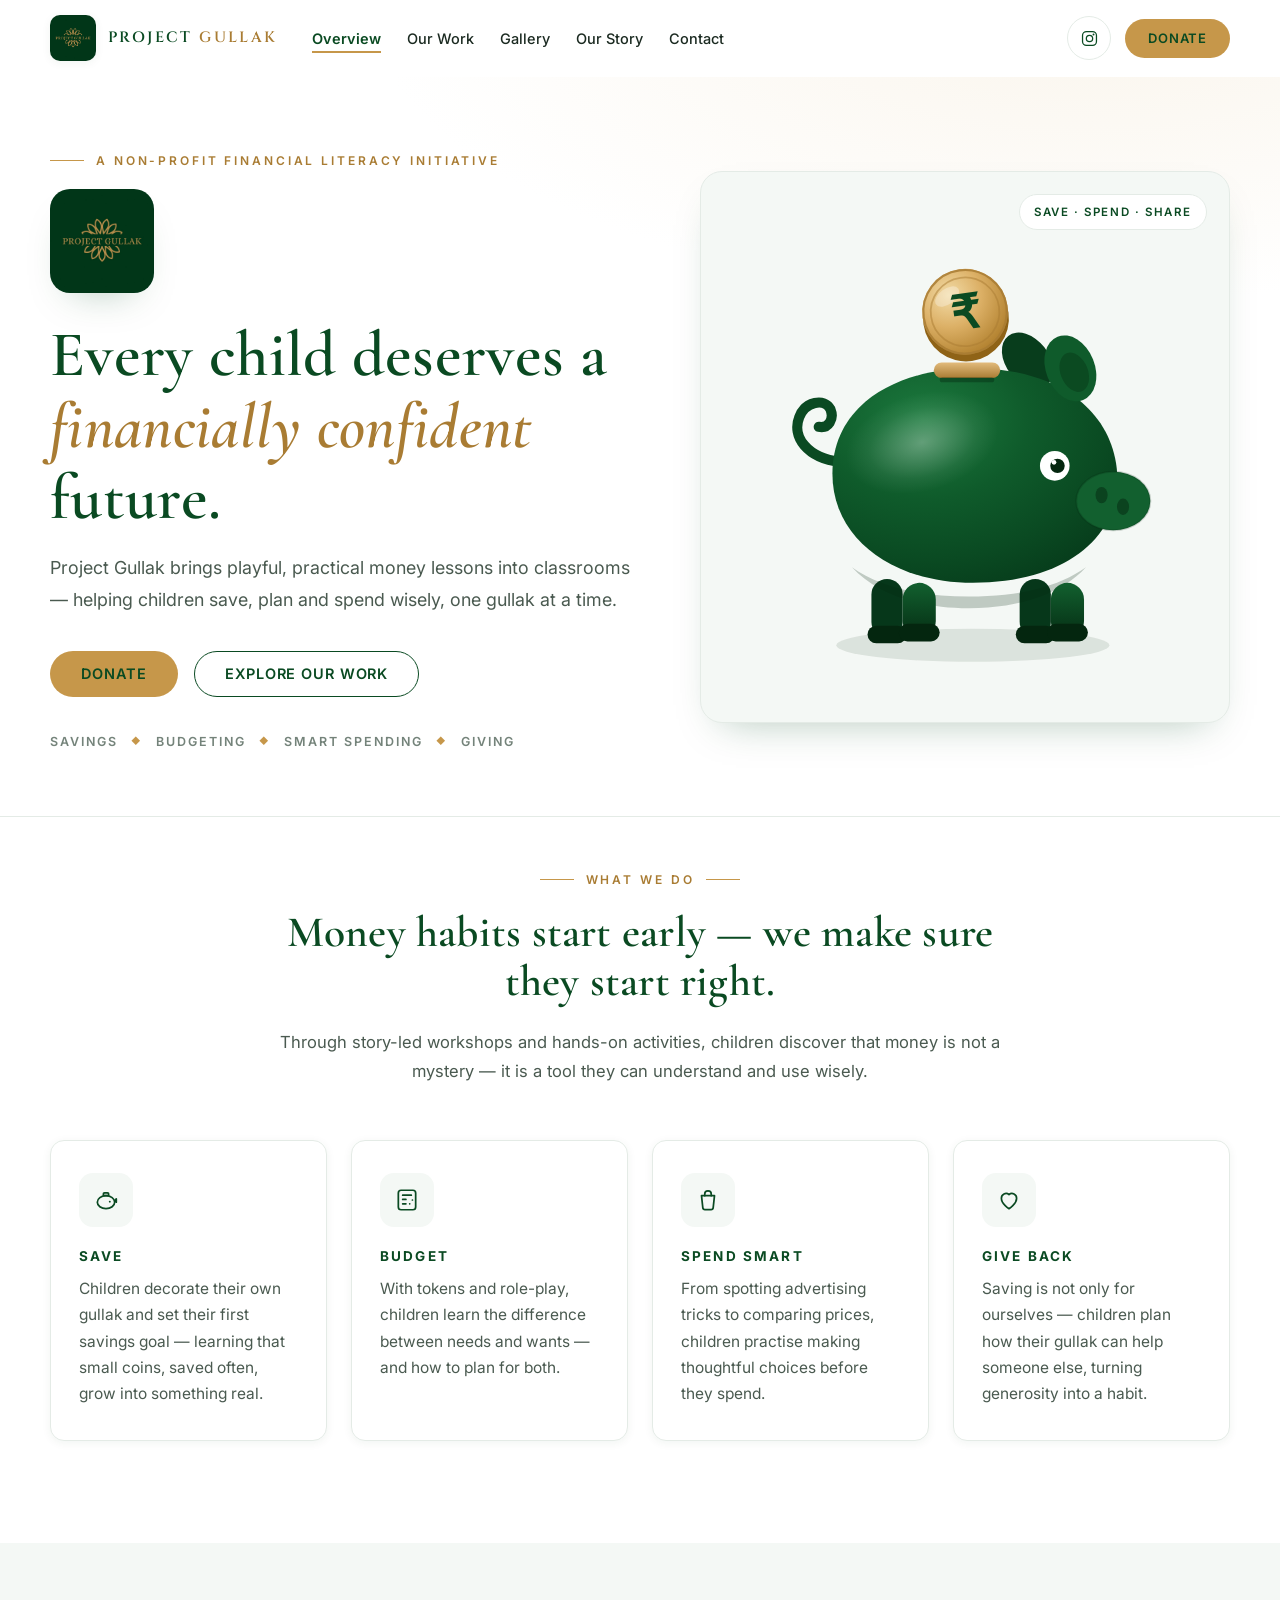
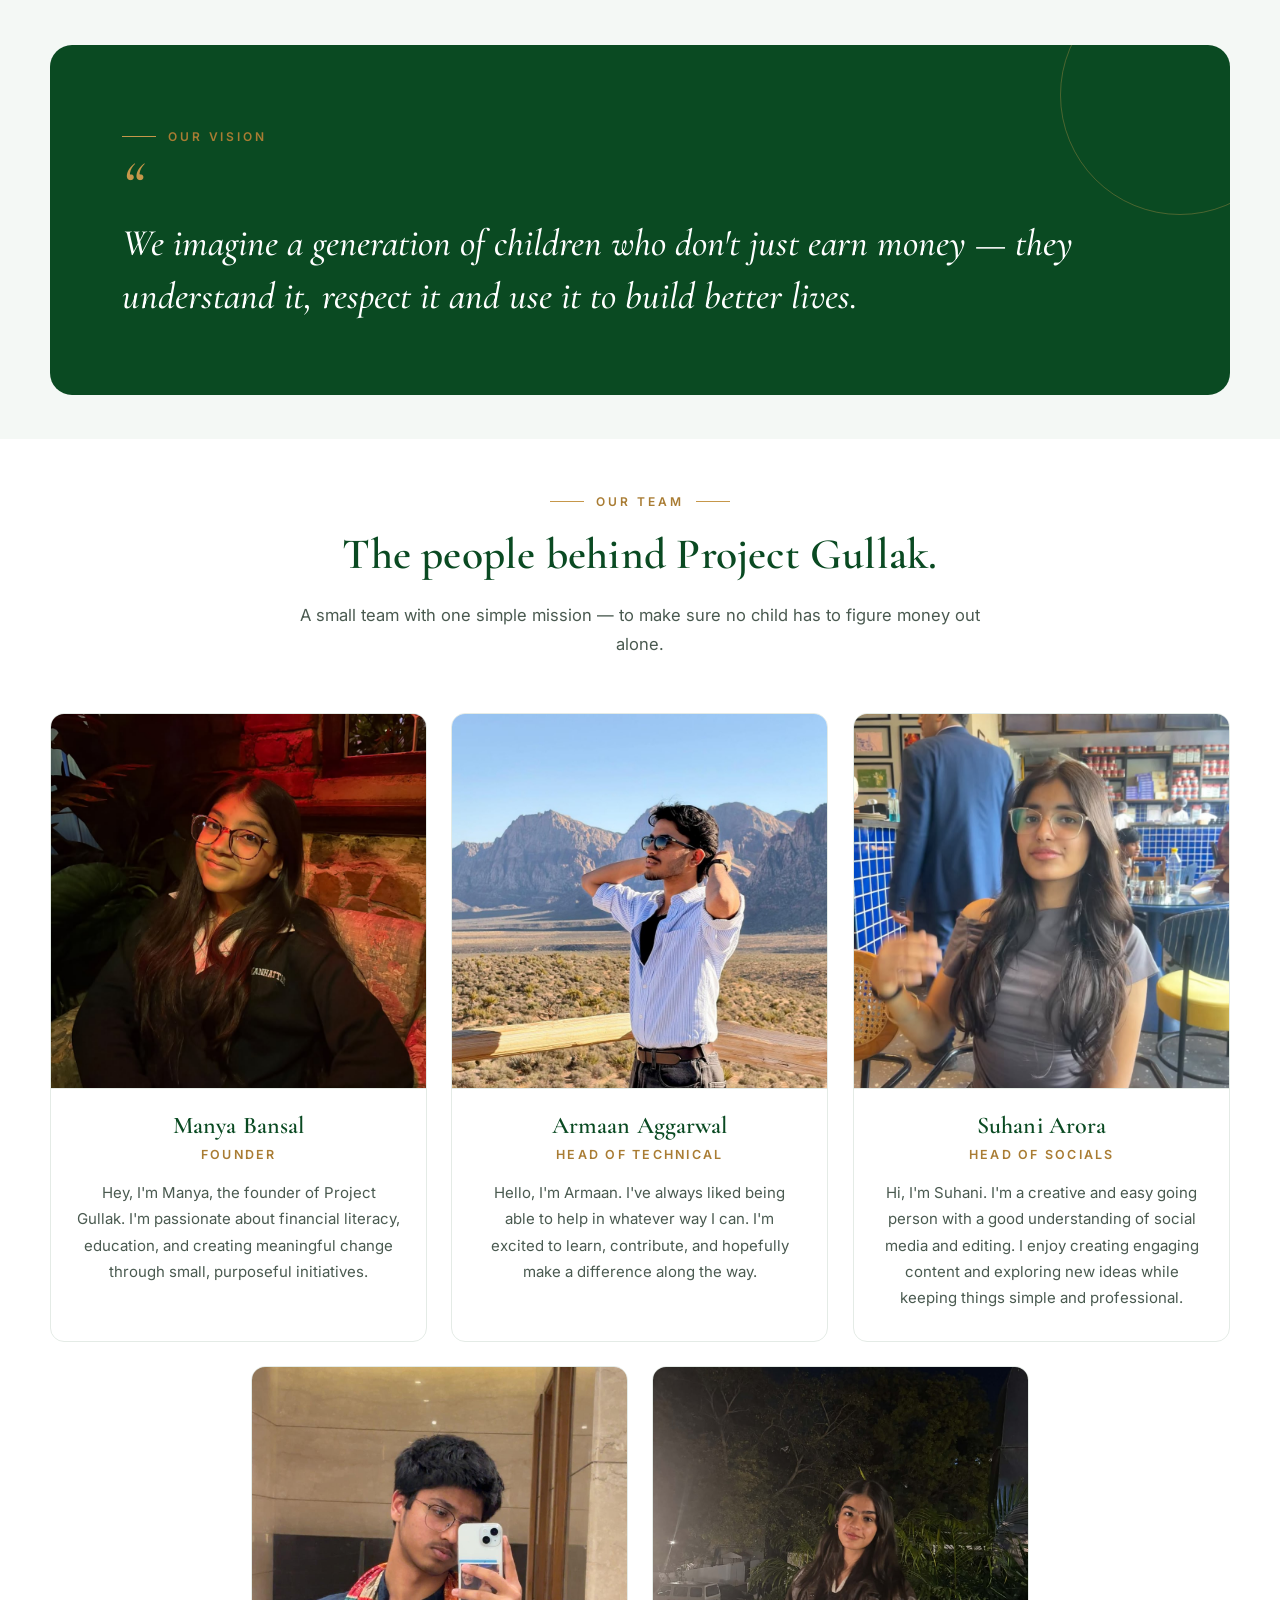
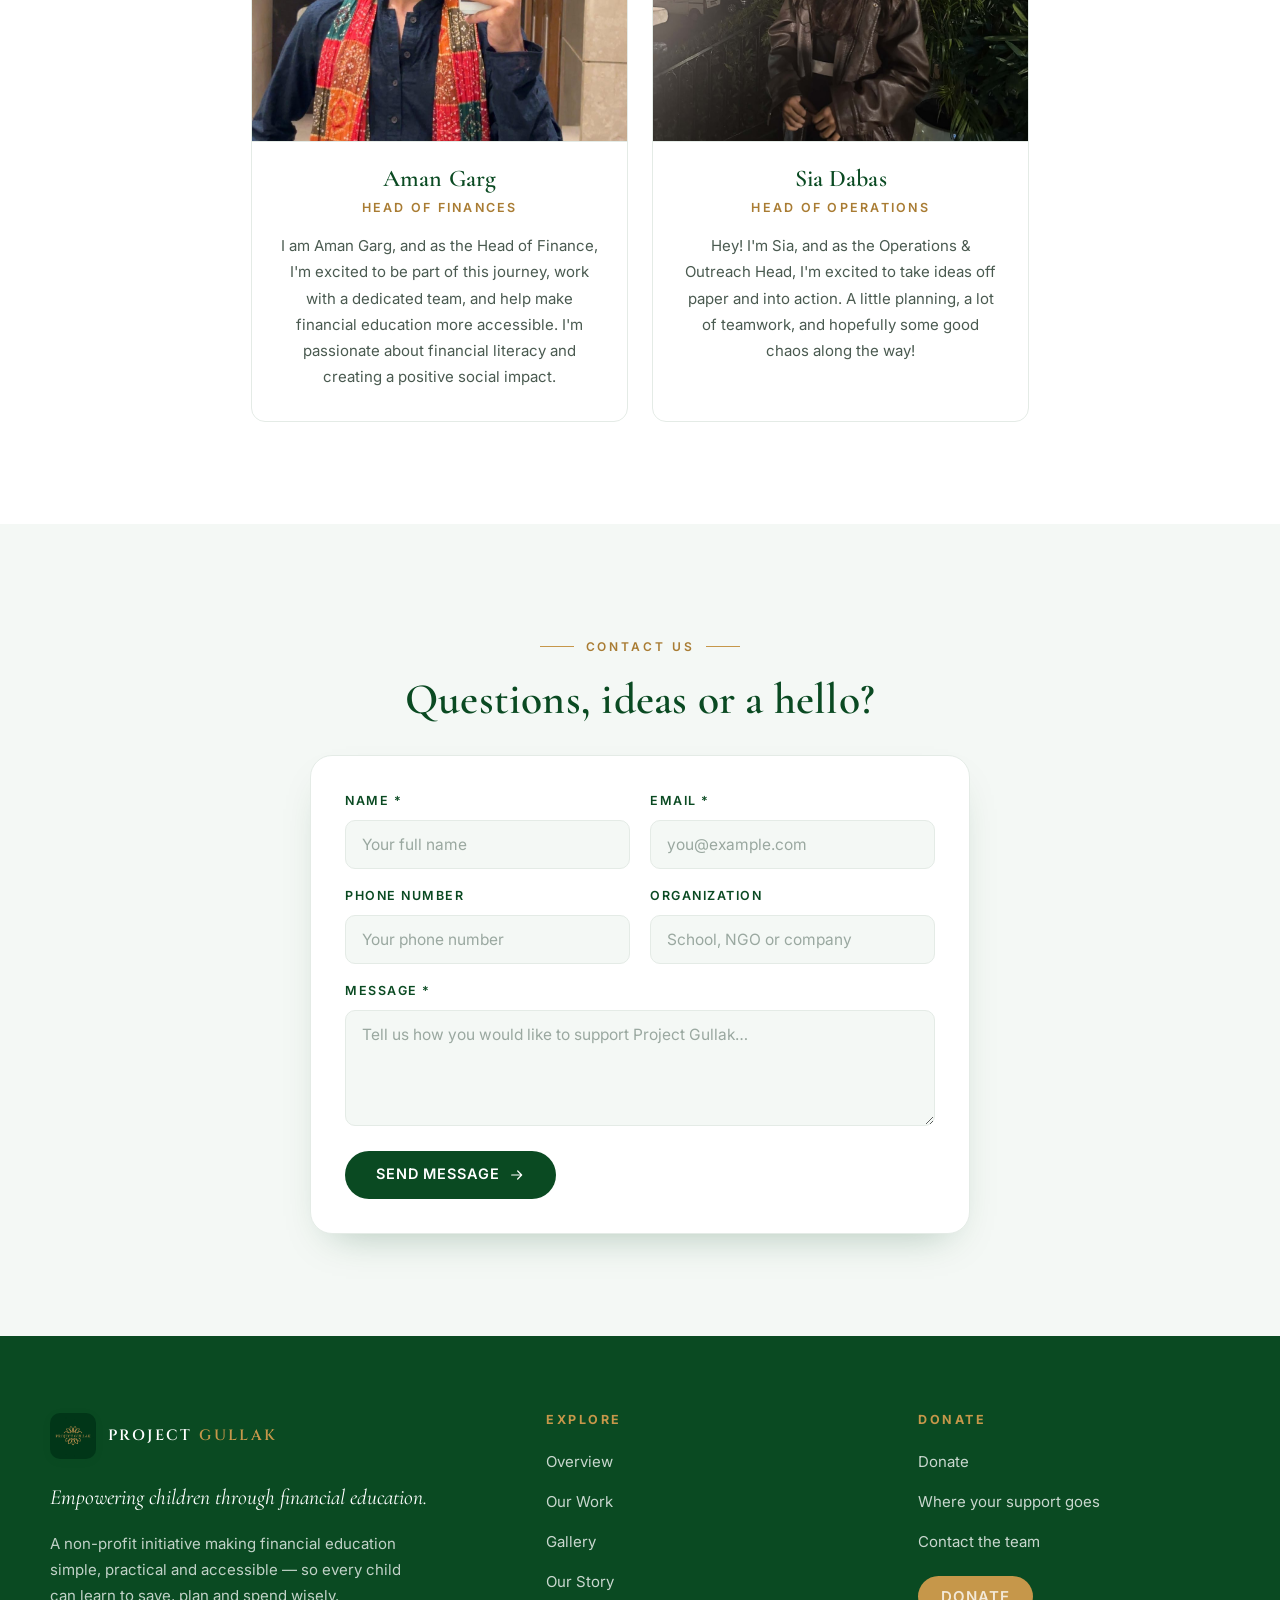
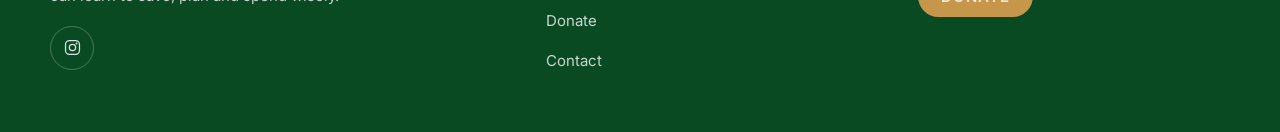
<file: index.html>
<!DOCTYPE html>
<html lang="en">
<head>
<meta charset="utf-8">
<meta name="viewport" content="width=device-width, initial-scale=1">
<title>Project Gullak — Financial Education for Children</title>
<meta name="description" content="Project Gullak is a non-profit initiative making financial education simple, practical and accessible for children — so every child can learn to save, plan and spend wisely.">
<link rel="icon" href="assets/img/project-gullak-logo.jpeg" type="image/jpeg">
<link rel="preconnect" href="https://fonts.googleapis.com">
<link rel="preconnect" href="https://fonts.gstatic.com" crossorigin>
<link href="https://fonts.googleapis.com/css2?family=Cinzel:wght@500;600&family=Cormorant+Garamond:ital,wght@0,500;0,600;0,700;1,500;1,600&family=Inter:wght@400;500;600;700&display=swap" rel="stylesheet">
<link rel="stylesheet" href="assets/css/styles.css">
</head>
<body>
<a class="skip-link" href="#main">Skip to content</a>

<header class="site-header" id="top">
  <div class="container nav-inner">
    <a class="brand" href="index.html" aria-label="Project Gullak — home">
      <img class="brand-mark" src="assets/img/project-gullak-logo.jpeg" alt="Project Gullak logo">
      <span class="brand-name">Project <em>Gullak</em></span>
    </a>
    <nav aria-label="Main navigation">
      <ul class="nav-menu">
        <li><a class="nav-link" href="index.html" aria-current="page">Overview</a></li>
        <li><a class="nav-link" href="our-work.html">Our Work</a></li>
        <li><a class="nav-link" href="gallery.html">Gallery</a></li>
        <li><a class="nav-link" href="our-story.html">Our Story</a></li>
        <li><a class="nav-link" href="contact.html">Contact</a></li>
      </ul>
    </nav>
    <div class="nav-actions">
      <!-- INSTAGRAM — replace href="#" with the profile URL when ready -->
      <a class="nav-social" href="https://www.instagram.com/projectgullak_" aria-label="Instagram">
        <svg viewBox="0 0 24 24" fill="none" stroke="currentColor" stroke-width="1.6" aria-hidden="true"><rect x="3.2" y="3.2" width="17.6" height="17.6" rx="5"/><circle cx="12" cy="12" r="4"/><circle cx="17.1" cy="6.9" r="1.2" fill="currentColor" stroke="none"/></svg>
      </a>
      <a class="btn btn-gold btn-sm" href="donate.html">Donate</a>
      <button class="nav-toggle" type="button" aria-expanded="false" aria-controls="mobile-menu" aria-label="Open menu">
        <span></span><span></span><span></span>
      </button>
    </div>
  </div>
</header>

<div class="mobile-panel" id="mobile-menu">
  <ul>
    <li><a class="mobile-link" href="index.html" aria-current="page">Overview</a></li>
    <li><a class="mobile-link" href="our-work.html">Our Work</a></li>
    <li><a class="mobile-link" href="gallery.html">Gallery</a></li>
    <li><a class="mobile-link" href="our-story.html">Our Story</a></li>
    <li><a class="mobile-link" href="contact.html">Contact</a></li>
  </ul>
  <a class="btn btn-gold" href="donate.html">Donate</a>
  <p class="mobile-note">Empowering children through financial education.</p>
</div>

<main id="main" class="page-main">

  <!-- ============ HERO ============ -->
  <section class="hero">
    <div class="container hero-grid">
      <div class="reveal">
        <span class="eyebrow">A non-profit financial literacy initiative</span>
        <img class="hero-logo" src="assets/img/project-gullak-logo.jpeg" alt="Project Gullak logo">
        <h1>Every child deserves a <span class="accent">financially confident</span> future.</h1>
        <p class="lead">Project Gullak brings playful, practical money lessons into classrooms — helping children save, plan and spend wisely, one gullak at a time.</p>
        <div class="btn-row">
          <a class="btn btn-gold" href="donate.html">Donate</a>
          <a class="btn btn-outline" href="our-work.html">Explore Our Work</a>
        </div>
        <p class="hero-meta">Savings <span>◆</span> Budgeting <span>◆</span> Smart Spending <span>◆</span> Giving</p>
      </div>
      <div class="hero-visual reveal" style="--delay:.15s">
        <span class="visual-tag">Save · Spend · Share</span>
        <svg class="float-slow" viewBox="0 0 240 240" role="img" aria-label="Illustration of a ceramic piggy-bank gullak with a rupee coin dropping in" style="margin:22px auto 0;">
          <defs>
            <!-- Glazed ceramic body — light falls from the upper left -->
            <radialGradient id="gullakBody" cx="32%" cy="24%" r="88%">
              <stop offset="0%" stop-color="#1c7a3e"/>
              <stop offset="42%" stop-color="#0f5b2b"/>
              <stop offset="74%" stop-color="#0a4a22"/>
              <stop offset="100%" stop-color="#063a1a"/>
            </radialGradient>
            <!-- Soft gloss swept across the glaze -->
            <radialGradient id="gullakSheen" cx="50%" cy="50%" r="50%">
              <stop offset="0%" stop-color="#ffffff" stop-opacity="0.32"/>
              <stop offset="70%" stop-color="#ffffff" stop-opacity="0.06"/>
              <stop offset="100%" stop-color="#ffffff" stop-opacity="0"/>
            </radialGradient>
            <linearGradient id="gullakLeg" x1="0" y1="0" x2="0" y2="1">
              <stop offset="0%" stop-color="#12602f"/>
              <stop offset="100%" stop-color="#052e14"/>
            </linearGradient>
            <linearGradient id="gullakSlot" x1="0" y1="0" x2="0" y2="1">
              <stop offset="0%" stop-color="#e2bb7c"/>
              <stop offset="100%" stop-color="#a97c33"/>
            </linearGradient>
            <radialGradient id="gullakCoin" cx="34%" cy="28%" r="78%">
              <stop offset="0%" stop-color="#f2dba6"/>
              <stop offset="48%" stop-color="#dcb066"/>
              <stop offset="100%" stop-color="#b07f2c"/>
            </radialGradient>
          </defs>

          <!-- Contact shadow on the shelf -->
          <ellipse cx="124" cy="216" rx="70" ry="8.5" fill="#04260f" opacity="0.10"/>

          <!-- Back legs, tucked behind the belly -->
          <rect x="72" y="182" width="16" height="30" rx="8" fill="#06371a"/>
          <rect x="148" y="182" width="16" height="30" rx="8" fill="#06371a"/>
          <rect x="70" y="206" width="20" height="9" rx="4.5" fill="#04260f"/>
          <rect x="146" y="206" width="20" height="9" rx="4.5" fill="#04260f"/>

          <!-- Curly tail at the rump -->
          <path d="M56 122c-17-2-25-13-21-23 3-8 13-10 16-4 2 5-1 10-6 9" fill="none" stroke="#0a4a22" stroke-width="5.2" stroke-linecap="round"/>

          <!-- Far ear, peeking over the crown -->
          <ellipse cx="152" cy="70" rx="11" ry="16" transform="rotate(-38 152 70)" fill="#083d1c"/>

          <!-- Body -->
          <path d="M52 128c0-36 34-54 72-54 44 0 72 22 74 54 2 32-26 56-74 56-40 0-72-22-72-56z" fill="url(#gullakBody)"/>
          <!-- Glaze sheen -->
          <ellipse cx="98" cy="112" rx="40" ry="25" fill="url(#gullakSheen)" transform="rotate(-16 98 112)"/>
          <!-- Shade tucked under the belly so it sits on the surface -->
          <path d="M62 176c14 10 34 15 60 15 26 0 46-5 60-15-12 13-33 21-60 21s-48-8-60-21z" fill="#04260f" opacity="0.22"/>

          <!-- Near ear, flopped over the crown -->
          <ellipse cx="174" cy="74" rx="12.5" ry="17.5" transform="rotate(-22 174 74)" fill="#0f5b2b"/>
          <ellipse cx="176" cy="76" rx="7" ry="10.5" transform="rotate(-22 176 76)" fill="#04260f" opacity="0.32"/>

          <!-- Snout -->
          <ellipse cx="196" cy="142" rx="19" ry="15" fill="#12602f"/>
          <ellipse cx="196" cy="142" rx="19" ry="15" fill="none" stroke="#04260f" stroke-opacity="0.18"/>
          <ellipse cx="190" cy="139" rx="3.1" ry="4.2" fill="#04260f" opacity="0.5"/>
          <ellipse cx="201" cy="145" rx="3.1" ry="4.2" fill="#04260f" opacity="0.5"/>

          <!-- Eye -->
          <circle cx="166" cy="124" r="7.6" fill="#ffffff"/>
          <circle cx="167.4" cy="124" r="3.7" fill="#04260f"/>
          <circle cx="165.6" cy="122.2" r="1.2" fill="#ffffff"/>

          <!-- Coin slot, with the dark lip of the opening beneath it -->
          <rect x="104" y="71" width="34" height="8" rx="4" fill="url(#gullakSlot)"/>
          <rect x="107" y="78.6" width="28" height="2.6" rx="1.3" fill="#04260f" opacity="0.4"/>

          <!-- Coin dropping in -->
          <g transform="rotate(-8 120 45)">
            <circle cx="120" cy="48.5" r="22" fill="#8f6317"/>
            <circle cx="120" cy="45" r="22" fill="url(#gullakCoin)"/>
            <circle cx="120" cy="45" r="21.4" fill="none" stroke="#a97c33" stroke-width="1.1" opacity="0.85"/>
            <circle cx="120" cy="45" r="17.6" fill="none" stroke="#a97c33" stroke-width="0.9" opacity="0.5"/>
            <ellipse cx="112" cy="36" rx="7" ry="4" fill="#ffffff" opacity="0.3" transform="rotate(-28 112 36)"/>
            <text x="120" y="54" text-anchor="middle" font-size="24" font-weight="700" fill="#0a4a22" font-family="Georgia, serif">₹</text>
          </g>

          <!-- Front legs resting on the surface -->
          <rect x="88" y="184" width="17" height="28" rx="8.5" fill="url(#gullakLeg)"/>
          <rect x="164" y="184" width="17" height="28" rx="8.5" fill="url(#gullakLeg)"/>
          <rect x="86" y="205" width="21" height="9" rx="4.5" fill="#04260f"/>
          <rect x="162" y="205" width="21" height="9" rx="4.5" fill="#04260f"/>
        </svg>
      </div>
    </div>
  </section>

  <!-- ============ WHAT WE DO ============ -->
  <section class="section section-tight-top">
    <div class="container">
      <div class="section-head center">
        <span class="eyebrow center">What we do</span>
        <h2>Money habits start early — we make sure they start right.</h2>
        <p>Through story-led workshops and hands-on activities, children discover that money is not a mystery — it is a tool they can understand and use wisely.</p>
      </div>
      <div class="card-grid">
        <div class="card reveal">
          <span class="card-icon">
            <svg viewBox="0 0 24 24" fill="none" stroke="currentColor" stroke-width="1.6" stroke-linecap="round" stroke-linejoin="round" aria-hidden="true"><ellipse cx="12" cy="14" rx="8" ry="6"/><rect x="9.5" y="5.5" width="5" height="2.4" rx="1.2"/><path d="M20 12.5l1.5-1.5v3L20 12.5z"/><circle cx="15.5" cy="13.5" r=".9" fill="currentColor" stroke="none"/></svg>
          </span>
          <h3 class="card-title">Save</h3>
          <p>Children decorate their own gullak and set their first savings goal — learning that small coins, saved often, grow into something real.</p>
        </div>
        <div class="card reveal">
          <span class="card-icon">
            <svg viewBox="0 0 24 24" fill="none" stroke="currentColor" stroke-width="1.6" stroke-linecap="round" stroke-linejoin="round" aria-hidden="true"><rect x="4" y="3" width="16" height="18" rx="2.5"/><path d="M8 7.5h8M8 11.5h3M8 15.5h3M14.5 15.5h.01M17 12h.01"/></svg>
          </span>
          <h3 class="card-title">Budget</h3>
          <p>With tokens and role-play, children learn the difference between needs and wants — and how to plan for both.</p>
        </div>
        <div class="card reveal">
          <span class="card-icon">
            <svg viewBox="0 0 24 24" fill="none" stroke="currentColor" stroke-width="1.6" stroke-linecap="round" stroke-linejoin="round" aria-hidden="true"><path d="M6 8h12l-1.2 11a2 2 0 0 1-2 1.8H9.2a2 2 0 0 1-2-1.8L6 8z"/><path d="M9 8V6.5a3 3 0 0 1 6 0V8"/></svg>
          </span>
          <h3 class="card-title">Spend Smart</h3>
          <p>From spotting advertising tricks to comparing prices, children practise making thoughtful choices before they spend.</p>
        </div>
        <div class="card reveal">
          <span class="card-icon">
            <svg viewBox="0 0 24 24" fill="none" stroke="currentColor" stroke-width="1.6" stroke-linecap="round" stroke-linejoin="round" aria-hidden="true"><path d="M12 20s-7-4.4-7-9.5A4.3 4.3 0 0 1 12 7a4.3 4.3 0 0 1 7 3.5C19 15.6 12 20 12 20z"/></svg>
          </span>
          <h3 class="card-title">Give Back</h3>
          <p>Saving is not only for ourselves — children plan how their gullak can help someone else, turning generosity into a habit.</p>
        </div>
      </div>
    </div>
  </section>

  <!-- ============ VISION ============ -->
  <section class="section section-tint section-tight-bottom">
    <div class="container">
      <div class="vision-panel reveal">
        <span class="eyebrow">Our vision</span>
        <p class="vision-quote">We imagine a generation of children who don't just earn money — they understand it, respect it and use it to build better lives.</p>
      </div>
    </div>
  </section>

  <!-- ============ TEAM ============ -->
  <section class="section section-tight-top">
    <div class="container">
      <div class="section-head center">
        <span class="eyebrow center">Our team</span>
        <h2>The people behind Project Gullak.</h2>
        <p>A small team with one simple mission — to make sure no child has to figure money out alone.</p>
      </div>
      <div class="team-grid">
        <div class="team-card reveal">
          <div class="team-photo">
            <svg viewBox="0 0 24 24" fill="none" stroke="currentColor" stroke-width="1.4" aria-hidden="true"><circle cx="12" cy="8" r="4"/><path d="M4 21c0-4 3.6-6.5 8-6.5s8 2.5 8 6.5"/></svg>
            <span class="photo-note">Add photo</span>
            <img src="assets/img/team/team-01.jpg" alt="Manya Bansal" onerror="this.classList.add('is-missing')">
          </div>
          <h3>Manya Bansal</h3>
          <p class="team-role">Founder</p>
          <p class="team-bio">Hey, I'm Manya, the founder of Project Gullak. I'm passionate about financial literacy, education, and creating meaningful change through small, purposeful initiatives.</p>
        </div>
        <div class="team-card reveal">
          <div class="team-photo">
            <svg viewBox="0 0 24 24" fill="none" stroke="currentColor" stroke-width="1.4" aria-hidden="true"><circle cx="12" cy="8" r="4"/><path d="M4 21c0-4 3.6-6.5 8-6.5s8 2.5 8 6.5"/></svg>
            <span class="photo-note">Add photo</span>
            <img src="assets/img/team/team-02.jpg" alt="Armaan Aggarwal" onerror="this.classList.add('is-missing')">
          </div>
          <h3>Armaan Aggarwal</h3>
          <p class="team-role">Head of Technical</p>
          <p class="team-bio">Hello, I'm Armaan. I've always liked being able to help in whatever way I can. I'm excited to learn, contribute, and hopefully make a difference along the way.</p>
        </div>
        <div class="team-card reveal">
          <div class="team-photo">
            <svg viewBox="0 0 24 24" fill="none" stroke="currentColor" stroke-width="1.4" aria-hidden="true"><circle cx="12" cy="8" r="4"/><path d="M4 21c0-4 3.6-6.5 8-6.5s8 2.5 8 6.5"/></svg>
            <span class="photo-note">Add photo</span>
            <img src="assets/img/team/team-03.jpg" alt="Suhani Arora" onerror="this.classList.add('is-missing')">
          </div>
          <h3>Suhani Arora</h3>
          <p class="team-role">Head of Socials</p>
          <p class="team-bio">Hi, I'm Suhani. I'm a creative and easy going person with a good understanding of social media and editing. I enjoy creating engaging content and exploring new ideas while keeping things simple and professional.</p>
        </div>
        <div class="team-card reveal">
          <div class="team-photo">
            <svg viewBox="0 0 24 24" fill="none" stroke="currentColor" stroke-width="1.4" aria-hidden="true"><circle cx="12" cy="8" r="4"/><path d="M4 21c0-4 3.6-6.5 8-6.5s8 2.5 8 6.5"/></svg>
            <span class="photo-note">Add photo</span>
            <img src="assets/img/team/team-04.jpg" alt="Aman Garg" onerror="this.classList.add('is-missing')">
          </div>
          <h3>Aman Garg</h3>
          <p class="team-role">Head of Finances</p>
          <p class="team-bio">I am Aman Garg, and as the Head of Finance, I'm excited to be part of this journey, work with a dedicated team, and help make financial education more accessible. I'm passionate about financial literacy and creating a positive social impact.</p>
        </div>
        <div class="team-card reveal">
          <div class="team-photo">
            <svg viewBox="0 0 24 24" fill="none" stroke="currentColor" stroke-width="1.4" aria-hidden="true"><circle cx="12" cy="8" r="4"/><path d="M4 21c0-4 3.6-6.5 8-6.5s8 2.5 8 6.5"/></svg>
            <span class="photo-note">Add photo</span>
            <img src="assets/img/team/team-05.jpg" alt="Sia Dabas" onerror="this.classList.add('is-missing')">
          </div>
          <h3>Sia Dabas</h3>
          <p class="team-role">Head of Operations</p>
          <p class="team-bio">Hey! I'm Sia, and as the Operations &amp; Outreach Head, I'm excited to take ideas off paper and into action. A little planning, a lot of teamwork, and hopefully some good chaos along the way!</p>
        </div>
      </div>
    </div>
  </section>

  <!-- ============ CONTACT — compact form at the page foot ============ -->
  <section class="section section-tint compact-contact">
    <div class="container">
      <div class="section-head center">
        <span class="eyebrow center">Contact us</span>
        <h2>Questions, ideas or a hello?</h2>
      </div>

      <div class="contact-compact">
        <div class="form-card reveal">
          <!-- Form backend — Formspree (same endpoint as contact.html)
               Replace the action URL with your own once you sign up. -->
          <form id="contact-form" action="https://formspree.io/f/xaeqyzdj" method="POST" novalidate>
            <div class="form-row">
              <div class="field">
                <label for="cf-name">Name *</label>
                <input id="cf-name" name="name" type="text" placeholder="Your full name" autocomplete="name" required>
              </div>
              <div class="field">
                <label for="cf-email">Email *</label>
                <input id="cf-email" name="email" type="email" placeholder="you@example.com" autocomplete="email" required>
              </div>
            </div>

            <div class="form-row">
              <div class="field">
                <label for="cf-phone">Phone number</label>
                <input id="cf-phone" name="phone" type="tel" placeholder="Your phone number" autocomplete="tel">
              </div>
              <div class="field">
                <label for="cf-org">Organization</label>
                <input id="cf-org" name="organization" type="text" placeholder="School, NGO or company">
              </div>
            </div>

            <div class="field">
              <label for="cf-message">Message *</label>
              <textarea id="cf-message" name="message" placeholder="Tell us how you would like to support Project Gullak…" required></textarea>
            </div>

            <button class="btn btn-primary" type="submit">Send Message
              <svg viewBox="0 0 24 24" fill="none" stroke="currentColor" stroke-width="1.8" stroke-linecap="round" stroke-linejoin="round" aria-hidden="true"><path d="M4 12h15M13 6l6 6-6 6"/></svg>
            </button>

            <p class="form-status" id="form-status" role="status" aria-live="polite"></p>
          </form>
        </div>
      </div>
    </div>
  </section>

</main>

<footer class="site-footer">
  <div class="container">
    <div class="footer-grid">
      <div class="footer-brand">
        <a class="brand" href="index.html" aria-label="Project Gullak — home">
          <img class="brand-mark" src="assets/img/project-gullak-logo.jpeg" alt="Project Gullak logo">
          <span class="brand-name">Project <em>Gullak</em></span>
        </a>
        <p class="footer-desc">Empowering children through financial education.</p>
        <p class="footer-text">A non-profit initiative making financial education simple, practical and accessible — so every child can learn to save, plan and spend wisely.</p>
        <!-- INSTAGRAM — the only active profile -->
        <div class="social-row">
          <a class="social-link" href="https://www.instagram.com/projectgullak_" aria-label="Instagram">
            <svg viewBox="0 0 24 24" fill="none" stroke="currentColor" stroke-width="1.6" aria-hidden="true"><rect x="3.2" y="3.2" width="17.6" height="17.6" rx="5"/><circle cx="12" cy="12" r="4"/><circle cx="17.1" cy="6.9" r="1.2" fill="currentColor" stroke="none"/></svg>
          </a>
        </div>
      </div>

      <div class="footer-col">
        <h4>Explore</h4>
        <ul>
          <li><a href="index.html">Overview</a></li>
          <li><a href="our-work.html">Our Work</a></li>
          <li><a href="gallery.html">Gallery</a></li>
          <li><a href="our-story.html">Our Story</a></li>
          <li><a href="donate.html">Donate</a></li>
          <li><a href="contact.html">Contact</a></li>
        </ul>
      </div>

      <div class="footer-col">
        <h4>Donate</h4>
        <ul>
          <li><a href="donate.html">Donate</a></li>
          <li><a href="donate.html#where">Where your support goes</a></li>
          <li><a href="contact.html">Contact the team</a></li>
        </ul>
        <div style="margin-top:20px">
          <a class="btn btn-gold btn-sm" href="donate.html">Donate</a>
        </div>
      </div>
    </div>
  </div>
</footer>

<script src="assets/js/main.js"></script>
</body>
</html>
</file>
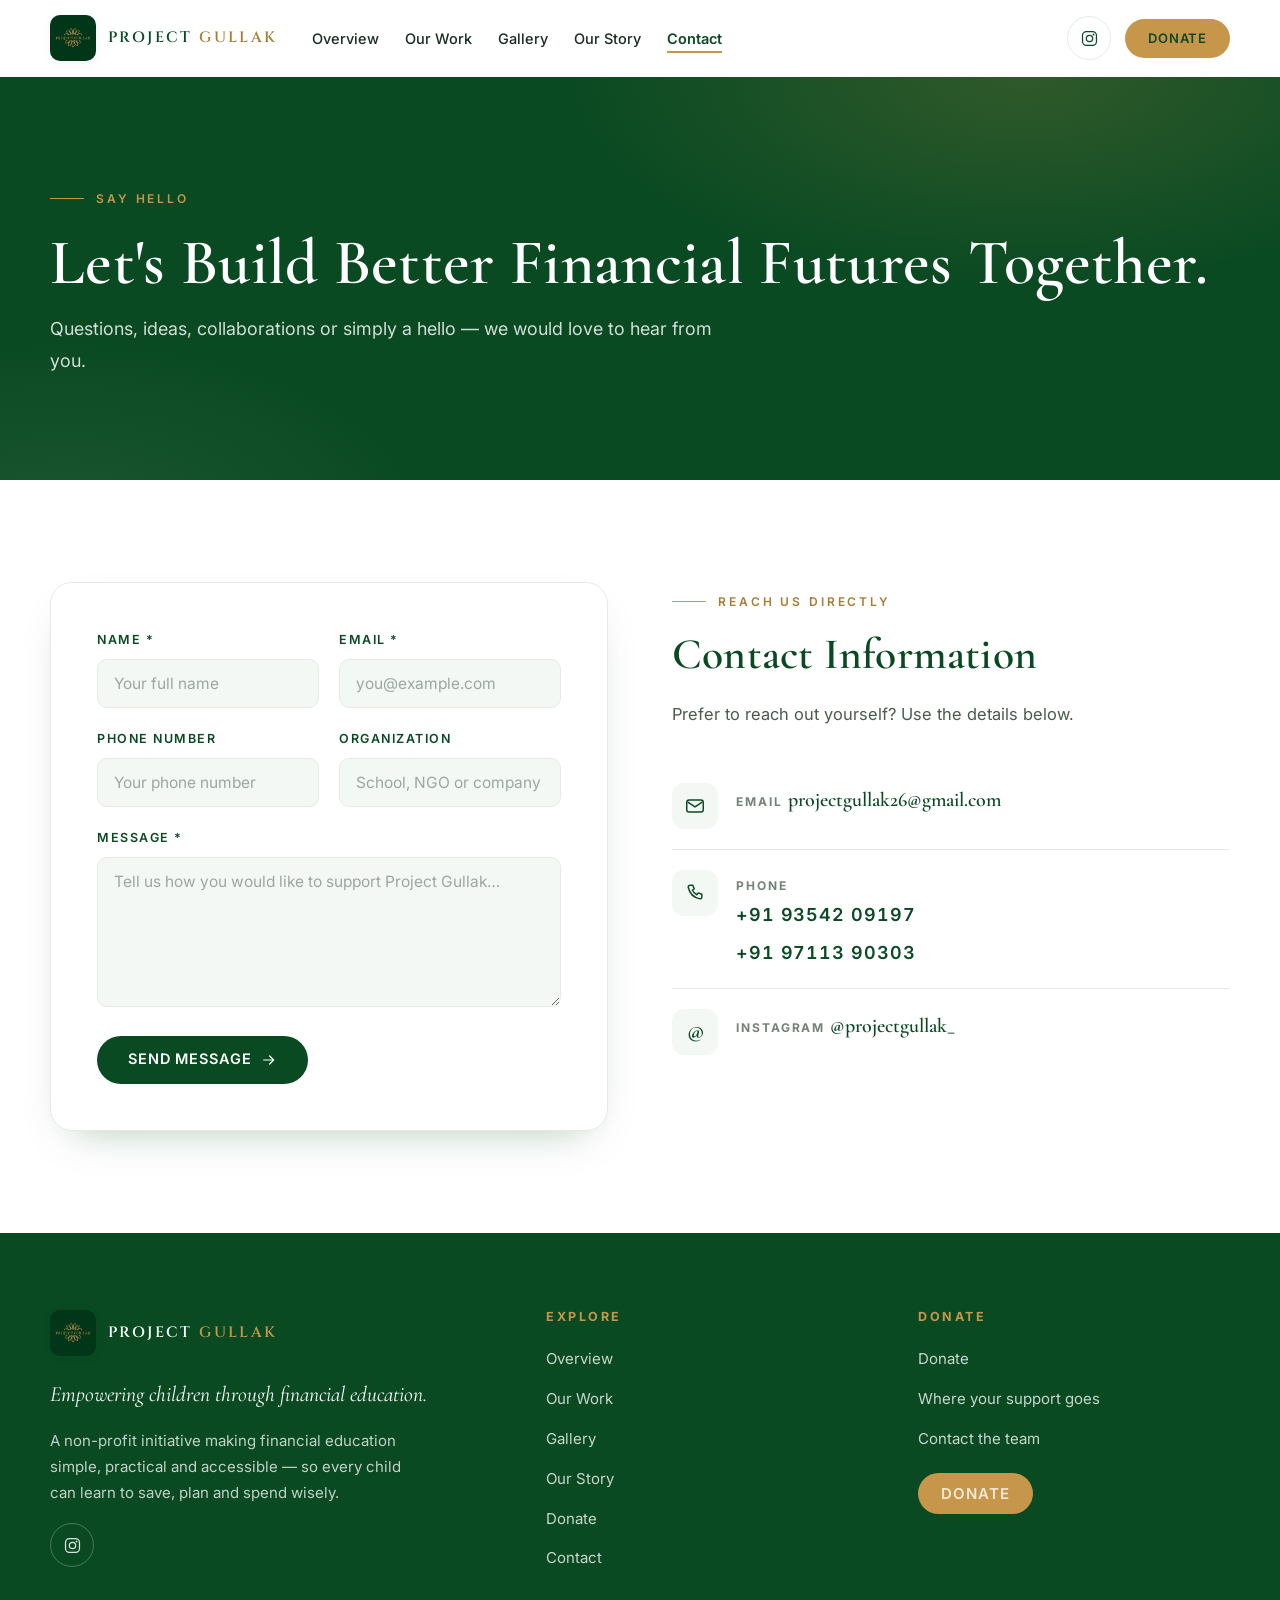
<file: contact.html>
<!DOCTYPE html>
<html lang="en">
<head>
<meta charset="utf-8">
<meta name="viewport" content="width=device-width, initial-scale=1">
<title>Contact — Project Gullak</title>
<meta name="description" content="Get in touch with Project Gullak — let's build better financial futures together.">
<link rel="icon" href="assets/img/project-gullak-logo.jpeg" type="image/jpeg">
<link rel="preconnect" href="https://fonts.googleapis.com">
<link rel="preconnect" href="https://fonts.gstatic.com" crossorigin>
<link href="https://fonts.googleapis.com/css2?family=Cinzel:wght@500;600&family=Cormorant+Garamond:ital,wght@0,500;0,600;0,700;1,500;1,600&family=Inter:wght@400;500;600;700&display=swap" rel="stylesheet">
<link rel="stylesheet" href="assets/css/styles.css">
</head>
<body>
<a class="skip-link" href="#main">Skip to content</a>

<header class="site-header" id="top">
  <div class="container nav-inner">
    <a class="brand" href="index.html" aria-label="Project Gullak — home">
      <img class="brand-mark" src="assets/img/project-gullak-logo.jpeg" alt="Project Gullak logo">
      <span class="brand-name">Project <em>Gullak</em></span>
    </a>
    <nav aria-label="Main navigation">
      <ul class="nav-menu">
        <li><a class="nav-link" href="index.html">Overview</a></li>
        <li><a class="nav-link" href="our-work.html">Our Work</a></li>
        <li><a class="nav-link" href="gallery.html">Gallery</a></li>
        <li><a class="nav-link" href="our-story.html">Our Story</a></li>
        <li><a class="nav-link" href="contact.html" aria-current="page">Contact</a></li>
      </ul>
    </nav>
    <div class="nav-actions">
      <!-- INSTAGRAM — replace href="#" with the profile URL when ready -->
      <a class="nav-social" href="https://www.instagram.com/projectgullak_" aria-label="Instagram">
        <svg viewBox="0 0 24 24" fill="none" stroke="currentColor" stroke-width="1.6" aria-hidden="true"><rect x="3.2" y="3.2" width="17.6" height="17.6" rx="5"/><circle cx="12" cy="12" r="4"/><circle cx="17.1" cy="6.9" r="1.2" fill="currentColor" stroke="none"/></svg>
      </a>
      <a class="btn btn-gold btn-sm" href="donate.html">Donate</a>
      <button class="nav-toggle" type="button" aria-expanded="false" aria-controls="mobile-menu" aria-label="Open menu">
        <span></span><span></span><span></span>
      </button>
    </div>
  </div>
</header>

<div class="mobile-panel" id="mobile-menu">
  <ul>
    <li><a class="mobile-link" href="index.html">Overview</a></li>
    <li><a class="mobile-link" href="our-work.html">Our Work</a></li>
    <li><a class="mobile-link" href="gallery.html">Gallery</a></li>
    <li><a class="mobile-link" href="our-story.html">Our Story</a></li>
    <li><a class="mobile-link" href="contact.html" aria-current="page">Contact</a></li>
  </ul>
  <a class="btn btn-gold" href="donate.html">Donate</a>
  <p class="mobile-note">Empowering children through financial education.</p>
</div>

<main id="main" class="page-main">

  <!-- ============ PAGE HERO ============ -->
  <section class="page-hero">
    <div class="container">
      <span class="eyebrow">Say hello</span>
      <h1>Let's Build Better Financial Futures Together.</h1>
      <p class="lead">Questions, ideas, collaborations or simply a hello — we would love to hear from you.</p>
    </div>
  </section>

  <!-- ============ FORM + INFO ============ -->
  <section class="section">
    <div class="container split top">

      <div class="form-card reveal">
        <!-- Form backend — Formspree (free plan, 50 submissions/month)
             Replace the action URL with your own once you sign up. -->
        <form id="contact-form" action="https://formspree.io/f/xaeqyzdj" method="POST" novalidate>
          <div class="form-row">
            <div class="field">
              <label for="cf-name">Name *</label>
              <input id="cf-name" name="name" type="text" placeholder="Your full name" autocomplete="name" required>
            </div>
            <div class="field">
              <label for="cf-email">Email *</label>
              <input id="cf-email" name="email" type="email" placeholder="you@example.com" autocomplete="email" required>
            </div>
          </div>

          <div class="form-row">
            <div class="field">
              <label for="cf-phone">Phone number</label>
              <input id="cf-phone" name="phone" type="tel" placeholder="Your phone number" autocomplete="tel">
            </div>
            <div class="field">
              <label for="cf-org">Organization</label>
              <input id="cf-org" name="organization" type="text" placeholder="School, NGO or company">
            </div>
          </div>

          <div class="field">
            <label for="cf-message">Message *</label>
            <textarea id="cf-message" name="message" placeholder="Tell us how you would like to support Project Gullak…" required></textarea>
          </div>

          <button class="btn btn-primary" type="submit">Send Message
            <svg viewBox="0 0 24 24" fill="none" stroke="currentColor" stroke-width="1.8" stroke-linecap="round" stroke-linejoin="round" aria-hidden="true"><path d="M4 12h15M13 6l6 6-6 6"/></svg>
          </button>

          <p class="form-status" id="form-status" role="status" aria-live="polite"></p>
        </form>
      </div>

      <div class="reveal" style="--delay:.1s">
        <span class="eyebrow">Reach us directly</span>
        <h2>Contact Information</h2>
        <p>Prefer to reach out yourself? Use the details below.</p>

        <ul class="contact-info">
          <li>
            <span class="ci-icon">
              <svg viewBox="0 0 24 24" fill="none" stroke="currentColor" stroke-width="1.6" stroke-linecap="round" stroke-linejoin="round" aria-hidden="true"><rect x="3" y="5.5" width="18" height="13" rx="2.5"/><path d="m4.6 8 7.4 5 7.4-5"/></svg>
            </span>
            <span>
              <span class="ci-label">Email</span>
              <a class="ci-value" href="mailto:projectgullak26@gmail.com">projectgullak26@gmail.com</a>
            </span>
          </li>
          <li>
            <span class="ci-icon">
              <svg viewBox="0 0 24 24" fill="none" stroke="currentColor" stroke-width="1.6" stroke-linecap="round" stroke-linejoin="round" aria-hidden="true"><path d="M6.6 3.5h3l1.5 4-2 1.5a11.2 11.2 0 0 0 4.9 4.9l1.5-2 4 1.5v3a2 2 0 0 1-2.2 2A16.6 16.6 0 0 1 4.6 5.7a2 2 0 0 1 2-2.2z"/></svg>
            </span>
            <span>
              <span class="ci-label">Phone</span>
              <span class="ci-phone"><a href="tel:+919354209197">+91 93542 09197</a></span>
              <span class="ci-phone"><a href="tel:+919711390303">+91 97113 90303</a></span>
            </span>
          </li>
          <li>
            <span class="ci-icon" aria-hidden="true"><span style="font-family:var(--font-display); font-size:1.5rem; font-weight:600;">@</span></span>
            <span>
              <span class="ci-label">Instagram</span>
              <span class="ci-value"><a href="https://www.instagram.com/projectgullak_" target="_blank" rel="noopener">@projectgullak_</a></span>
            </span>
          </li>
        </ul>
      </div>

    </div>
  </section>

</main>

<footer class="site-footer">
  <div class="container">
    <div class="footer-grid">
      <div class="footer-brand">
        <a class="brand" href="index.html" aria-label="Project Gullak — home">
          <img class="brand-mark" src="assets/img/project-gullak-logo.jpeg" alt="Project Gullak logo">
          <span class="brand-name">Project <em>Gullak</em></span>
        </a>
        <p class="footer-desc">Empowering children through financial education.</p>
        <p class="footer-text">A non-profit initiative making financial education simple, practical and accessible — so every child can learn to save, plan and spend wisely.</p>
        <!-- INSTAGRAM — the only active profile -->
        <div class="social-row">
          <a class="social-link" href="https://www.instagram.com/projectgullak_" aria-label="Instagram">
            <svg viewBox="0 0 24 24" fill="none" stroke="currentColor" stroke-width="1.6" aria-hidden="true"><rect x="3.2" y="3.2" width="17.6" height="17.6" rx="5"/><circle cx="12" cy="12" r="4"/><circle cx="17.1" cy="6.9" r="1.2" fill="currentColor" stroke="none"/></svg>
          </a>
        </div>
      </div>

      <div class="footer-col">
        <h4>Explore</h4>
        <ul>
          <li><a href="index.html">Overview</a></li>
          <li><a href="our-work.html">Our Work</a></li>
          <li><a href="gallery.html">Gallery</a></li>
          <li><a href="our-story.html">Our Story</a></li>
          <li><a href="donate.html">Donate</a></li>
          <li><a href="contact.html">Contact</a></li>
        </ul>
      </div>

      <div class="footer-col">
        <h4>Donate</h4>
        <ul>
          <li><a href="donate.html">Donate</a></li>
          <li><a href="donate.html#where">Where your support goes</a></li>
          <li><a href="contact.html">Contact the team</a></li>
        </ul>
        <div style="margin-top:20px">
          <a class="btn btn-gold btn-sm" href="donate.html">Donate</a>
        </div>
      </div>
    </div>
  </div>
</footer>

<script src="assets/js/main.js"></script>
</body>
</html>
</file>
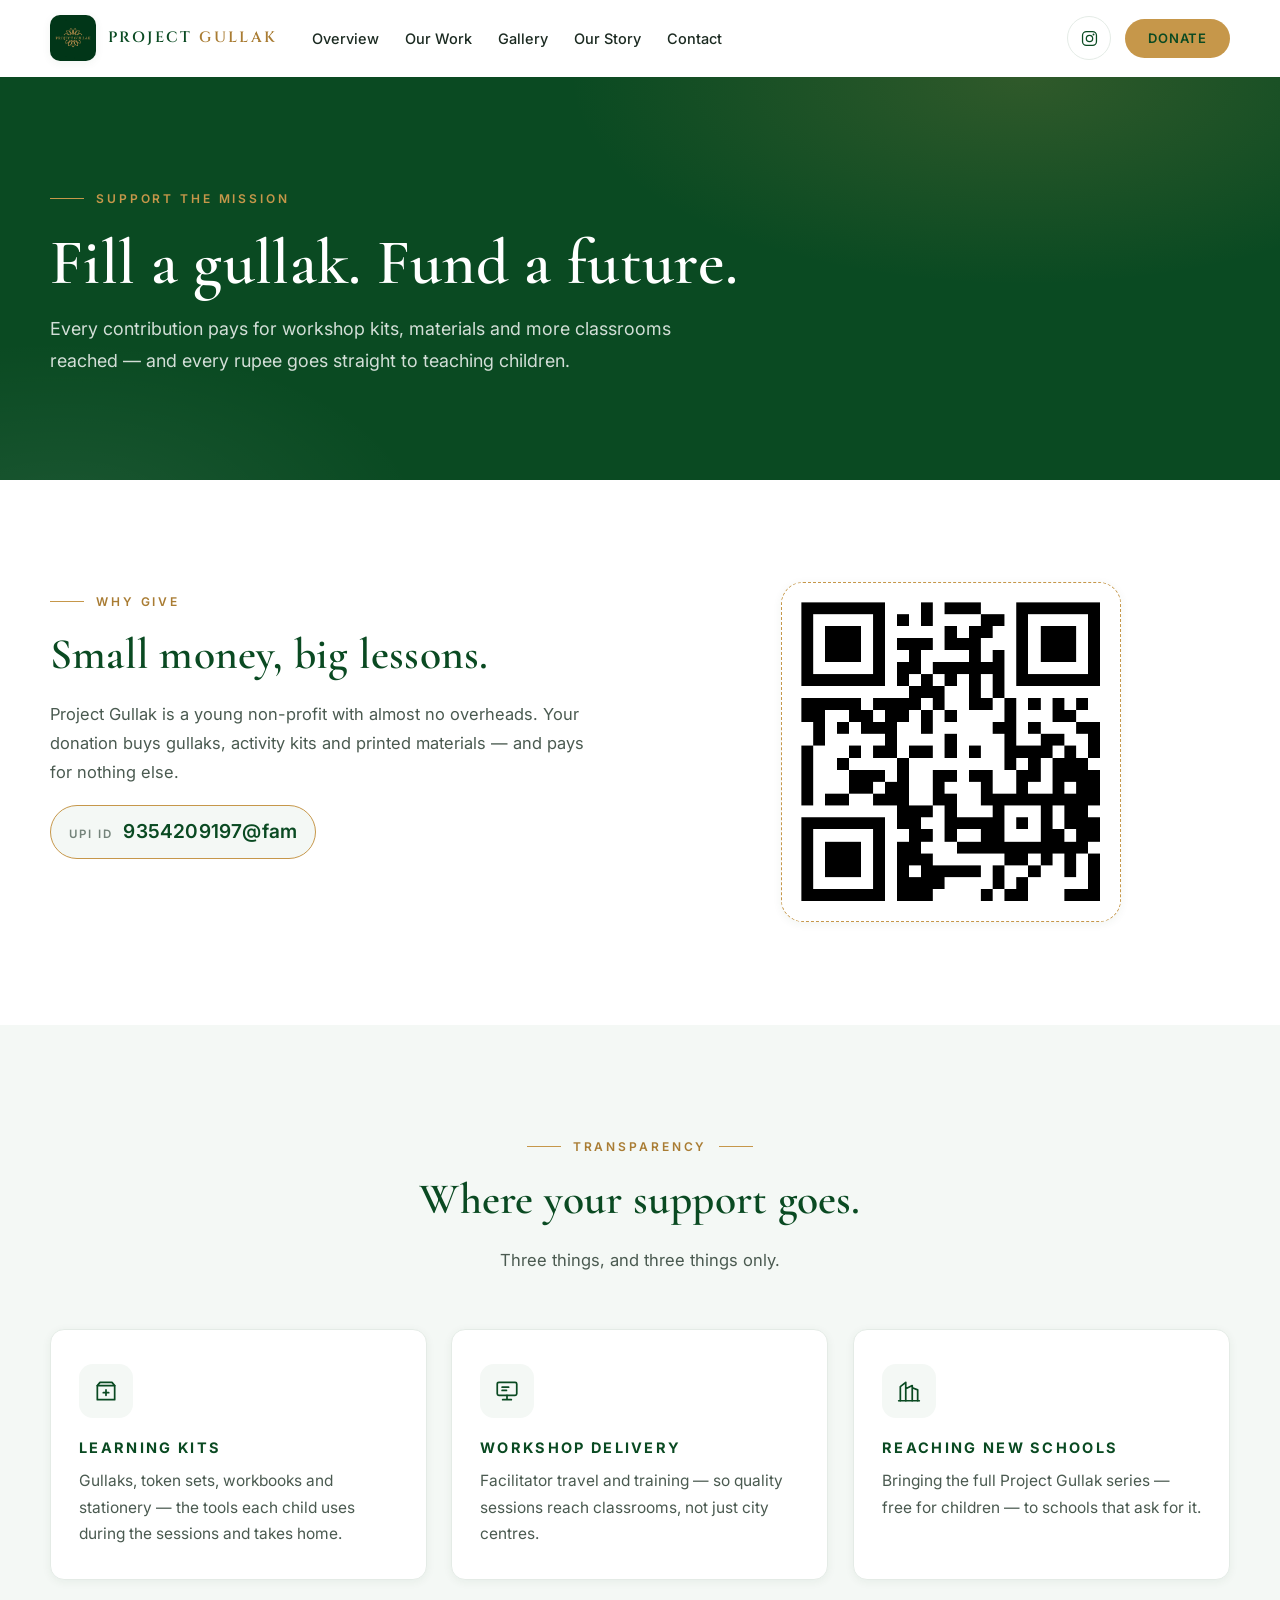
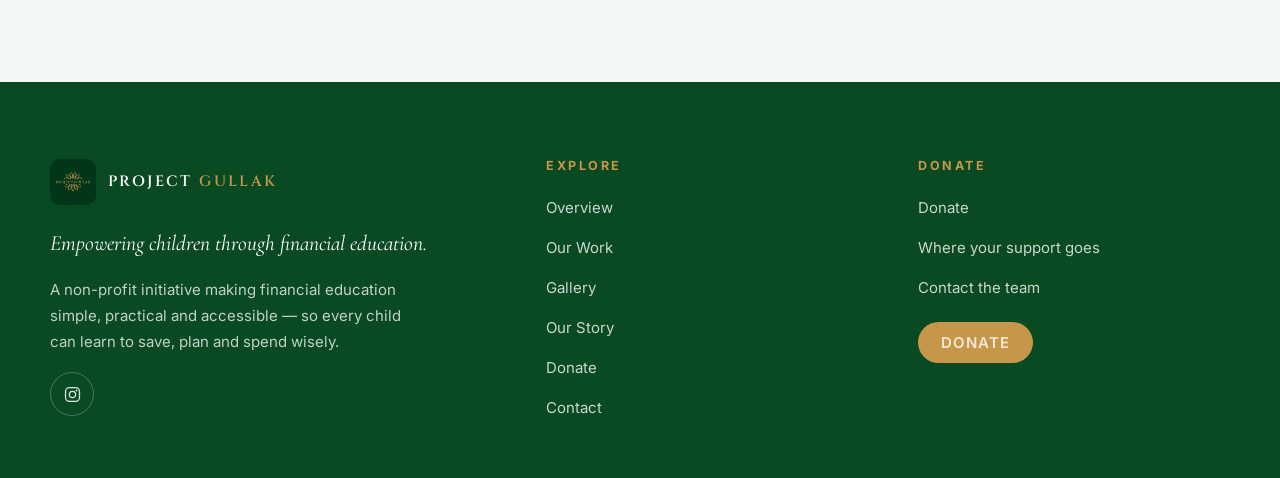
<file: donate.html>
<!DOCTYPE html>
<html lang="en">
<head>
<meta charset="utf-8">
<meta name="viewport" content="width=device-width, initial-scale=1">
<title>Donate — Project Gullak</title>
<meta name="description" content="Support Project Gullak — donate via UPI and help bring financial education to more classrooms.">
<link rel="icon" href="assets/img/project-gullak-logo.jpeg" type="image/jpeg">
<link rel="preconnect" href="https://fonts.googleapis.com">
<link rel="preconnect" href="https://fonts.gstatic.com" crossorigin>
<link href="https://fonts.googleapis.com/css2?family=Cinzel:wght@500;600&family=Cormorant+Garamond:ital,wght@0,500;0,600;0,700;1,500;1,600&family=Inter:wght@400;500;600;700&display=swap" rel="stylesheet">
<link rel="stylesheet" href="assets/css/styles.css">
</head>
<body>
<a class="skip-link" href="#main">Skip to content</a>

<header class="site-header" id="top">
  <div class="container nav-inner">
    <a class="brand" href="index.html" aria-label="Project Gullak — home">
      <img class="brand-mark" src="assets/img/project-gullak-logo.jpeg" alt="Project Gullak logo">
      <span class="brand-name">Project <em>Gullak</em></span>
    </a>
    <nav aria-label="Main navigation">
      <ul class="nav-menu">
        <li><a class="nav-link" href="index.html">Overview</a></li>
        <li><a class="nav-link" href="our-work.html">Our Work</a></li>
        <li><a class="nav-link" href="gallery.html">Gallery</a></li>
        <li><a class="nav-link" href="our-story.html">Our Story</a></li>
        <li><a class="nav-link" href="contact.html">Contact</a></li>
      </ul>
    </nav>
    <div class="nav-actions">
      <!-- INSTAGRAM — replace href="#" with the profile URL when ready -->
      <a class="nav-social" href="https://www.instagram.com/projectgullak_" aria-label="Instagram">
        <svg viewBox="0 0 24 24" fill="none" stroke="currentColor" stroke-width="1.6" aria-hidden="true"><rect x="3.2" y="3.2" width="17.6" height="17.6" rx="5"/><circle cx="12" cy="12" r="4"/><circle cx="17.1" cy="6.9" r="1.2" fill="currentColor" stroke="none"/></svg>
      </a>
      <a class="btn btn-gold btn-sm" href="donate.html">Donate</a>
      <button class="nav-toggle" type="button" aria-expanded="false" aria-controls="mobile-menu" aria-label="Open menu">
        <span></span><span></span><span></span>
      </button>
    </div>
  </div>
</header>

<div class="mobile-panel" id="mobile-menu">
  <ul>
    <li><a class="mobile-link" href="index.html">Overview</a></li>
    <li><a class="mobile-link" href="our-work.html">Our Work</a></li>
    <li><a class="mobile-link" href="gallery.html">Gallery</a></li>
    <li><a class="mobile-link" href="our-story.html">Our Story</a></li>
    <li><a class="mobile-link" href="contact.html">Contact</a></li>
  </ul>
  <a class="btn btn-gold" href="donate.html">Donate</a>
  <p class="mobile-note">Empowering children through financial education.</p>
</div>

<main id="main" class="page-main">

  <!-- ============ PAGE HERO ============ -->
  <section class="page-hero">
    <div class="container">
      <span class="eyebrow">Support the mission</span>
      <h1>Fill a gullak. Fund a future.</h1>
      <p class="lead">Every contribution pays for workshop kits, materials and more classrooms reached — and every rupee goes straight to teaching children.</p>
    </div>
  </section>

  <!-- ============ DONATE ============ -->
  <section class="section">
    <div class="container split top">
      <div class="reveal">
        <span class="eyebrow">Why give</span>
        <h2>Small money, big lessons.</h2>
        <p>Project Gullak is a young non-profit with almost no overheads. Your donation buys gullaks, activity kits and printed materials — and pays for nothing else.</p>
        <p class="qr-id"><span>UPI ID</span><strong>9354209197@fam</strong></p>
      </div>
      <div class="reveal" style="--delay:.1s">
        <div class="qr-box">
          <img src="assets/img/upi-qr.png" alt="UPI QR code for donating to Project Gullak — scan to pay 9354209197@fam" onerror="this.classList.add('is-missing')">
          <div class="qr-fallback">
            <strong>UPI ID</strong>
            9354209197@fam
          </div>
        </div>
      </div>
    </div>
  </section>

  <!-- ============ WHERE YOUR SUPPORT GOES ============ -->
  <section class="section section-tint" id="where">
    <div class="container">
      <div class="section-head center">
        <span class="eyebrow center">Transparency</span>
        <h2>Where your support goes.</h2>
        <p>Three things, and three things only.</p>
      </div>
      <div class="card-grid card-grid-3">
        <div class="card reveal involve-card">
          <span class="card-icon">
            <svg viewBox="0 0 24 24" fill="none" stroke="currentColor" stroke-width="1.6" stroke-linecap="round" stroke-linejoin="round" aria-hidden="true"><path d="M4 7h16v13H4z"/><path d="M4 7l2.5-3h11L20 7M12 11v5M9.5 13.5h5"/></svg>
          </span>
          <h3 class="card-title">Learning kits</h3>
          <p>Gullaks, token sets, workbooks and stationery — the tools each child uses during the sessions and takes home.</p>
        </div>
        <div class="card reveal involve-card">
          <span class="card-icon">
            <svg viewBox="0 0 24 24" fill="none" stroke="currentColor" stroke-width="1.6" stroke-linecap="round" stroke-linejoin="round" aria-hidden="true"><rect x="3" y="4" width="18" height="12" rx="1.5"/><path d="M12 16v4M8 20h8M7.5 8.5h6M7.5 11.5h4"/></svg>
          </span>
          <h3 class="card-title">Workshop delivery</h3>
          <p>Facilitator travel and training — so quality sessions reach classrooms, not just city centres.</p>
        </div>
        <div class="card reveal involve-card">
          <span class="card-icon">
            <svg viewBox="0 0 24 24" fill="none" stroke="currentColor" stroke-width="1.6" stroke-linecap="round" stroke-linejoin="round" aria-hidden="true"><path d="M4 21V8l5-4v17M9 21V10l6-3v14M15 21V9l5 2v10"/><path d="M2.5 21h19"/></svg>
          </span>
          <h3 class="card-title">Reaching new schools</h3>
          <p>Bringing the full Project Gullak series — free for children — to schools that ask for it.</p>
        </div>
      </div>
    </div>
  </section>

</main>

<footer class="site-footer">
  <div class="container">
    <div class="footer-grid">
      <div class="footer-brand">
        <a class="brand" href="index.html" aria-label="Project Gullak — home">
          <img class="brand-mark" src="assets/img/project-gullak-logo.jpeg" alt="Project Gullak logo">
          <span class="brand-name">Project <em>Gullak</em></span>
        </a>
        <p class="footer-desc">Empowering children through financial education.</p>
        <p class="footer-text">A non-profit initiative making financial education simple, practical and accessible — so every child can learn to save, plan and spend wisely.</p>
        <!-- INSTAGRAM — the only active profile -->
        <div class="social-row">
          <a class="social-link" href="https://www.instagram.com/projectgullak_" aria-label="Instagram">
            <svg viewBox="0 0 24 24" fill="none" stroke="currentColor" stroke-width="1.6" aria-hidden="true"><rect x="3.2" y="3.2" width="17.6" height="17.6" rx="5"/><circle cx="12" cy="12" r="4"/><circle cx="17.1" cy="6.9" r="1.2" fill="currentColor" stroke="none"/></svg>
          </a>
        </div>
      </div>

      <div class="footer-col">
        <h4>Explore</h4>
        <ul>
          <li><a href="index.html">Overview</a></li>
          <li><a href="our-work.html">Our Work</a></li>
          <li><a href="gallery.html">Gallery</a></li>
          <li><a href="our-story.html">Our Story</a></li>
          <li><a href="donate.html">Donate</a></li>
          <li><a href="contact.html">Contact</a></li>
        </ul>
      </div>

      <div class="footer-col">
        <h4>Donate</h4>
        <ul>
          <li><a href="donate.html">Donate</a></li>
          <li><a href="donate.html#where">Where your support goes</a></li>
          <li><a href="contact.html">Contact the team</a></li>
        </ul>
        <div style="margin-top:20px">
          <a class="btn btn-gold btn-sm" href="donate.html">Donate</a>
        </div>
      </div>
    </div>
  </div>
</footer>

<script src="assets/js/main.js"></script>
</body>
</html>
</file>
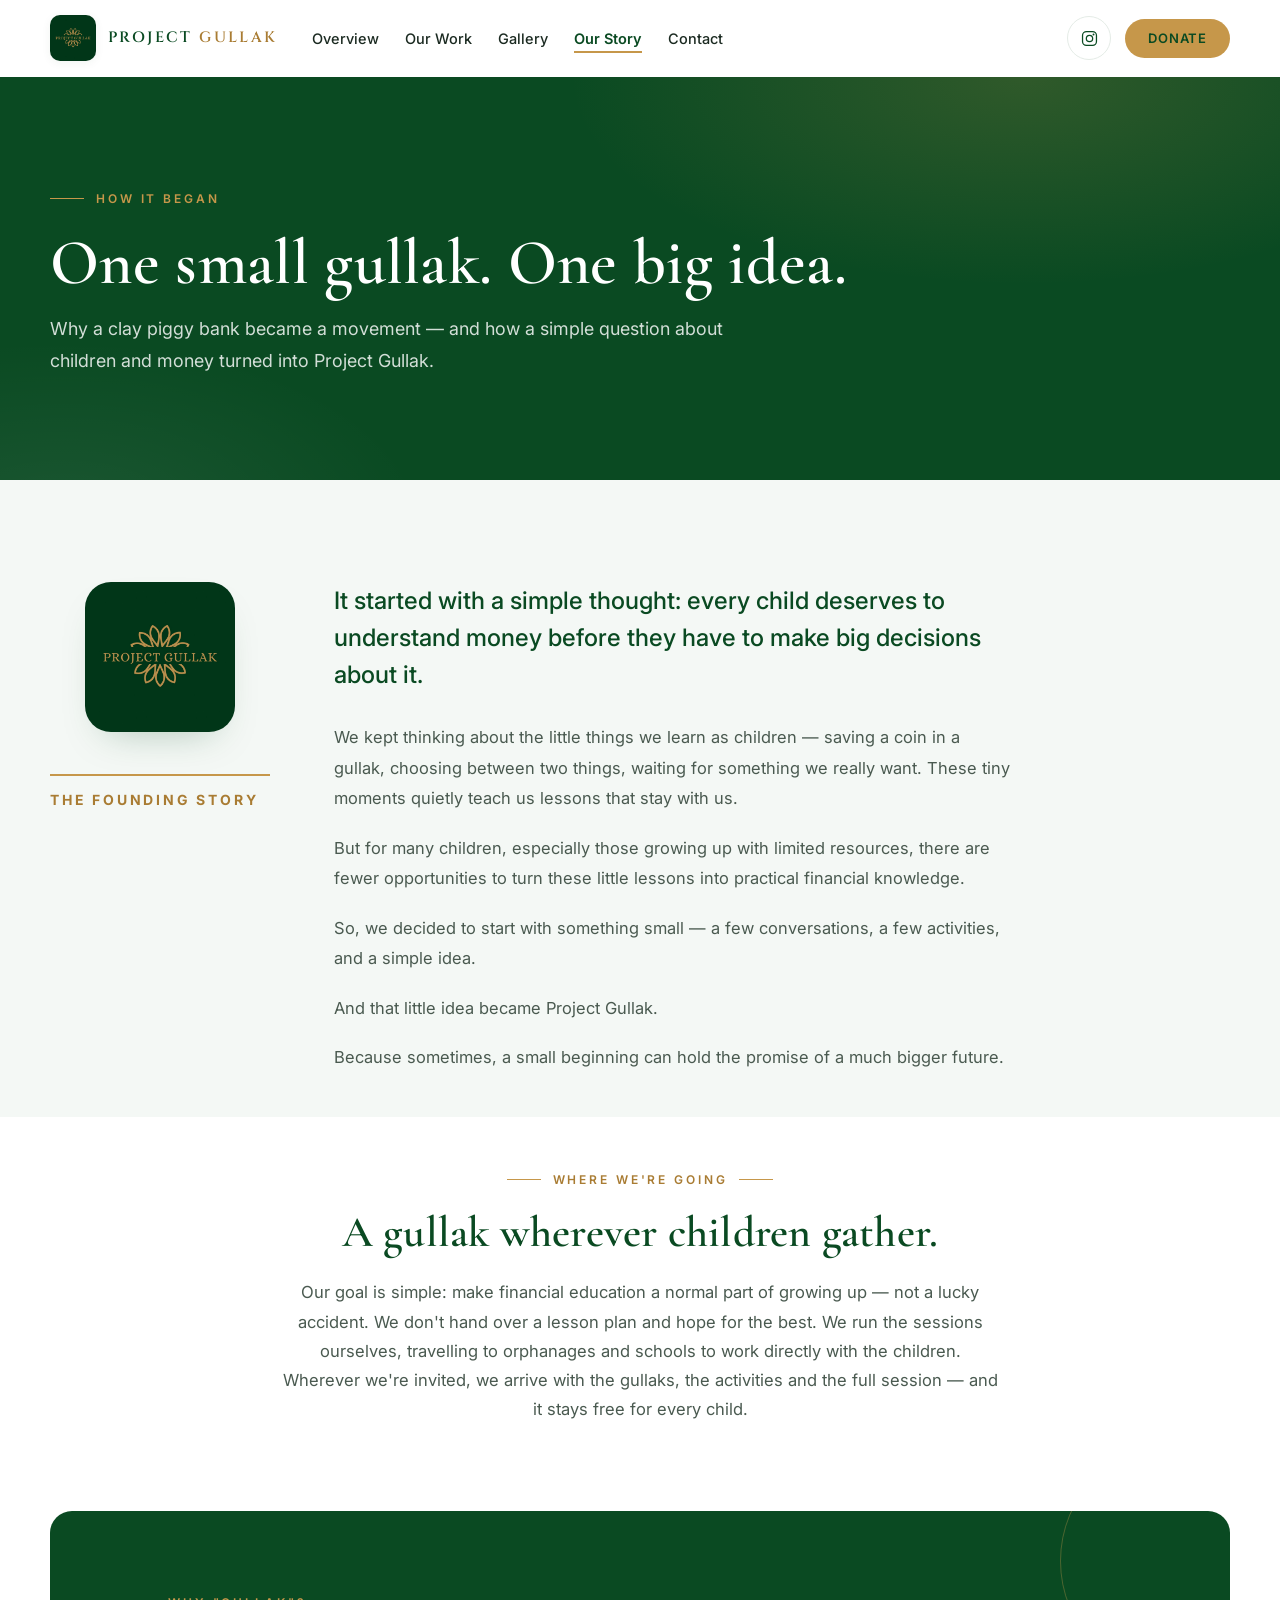
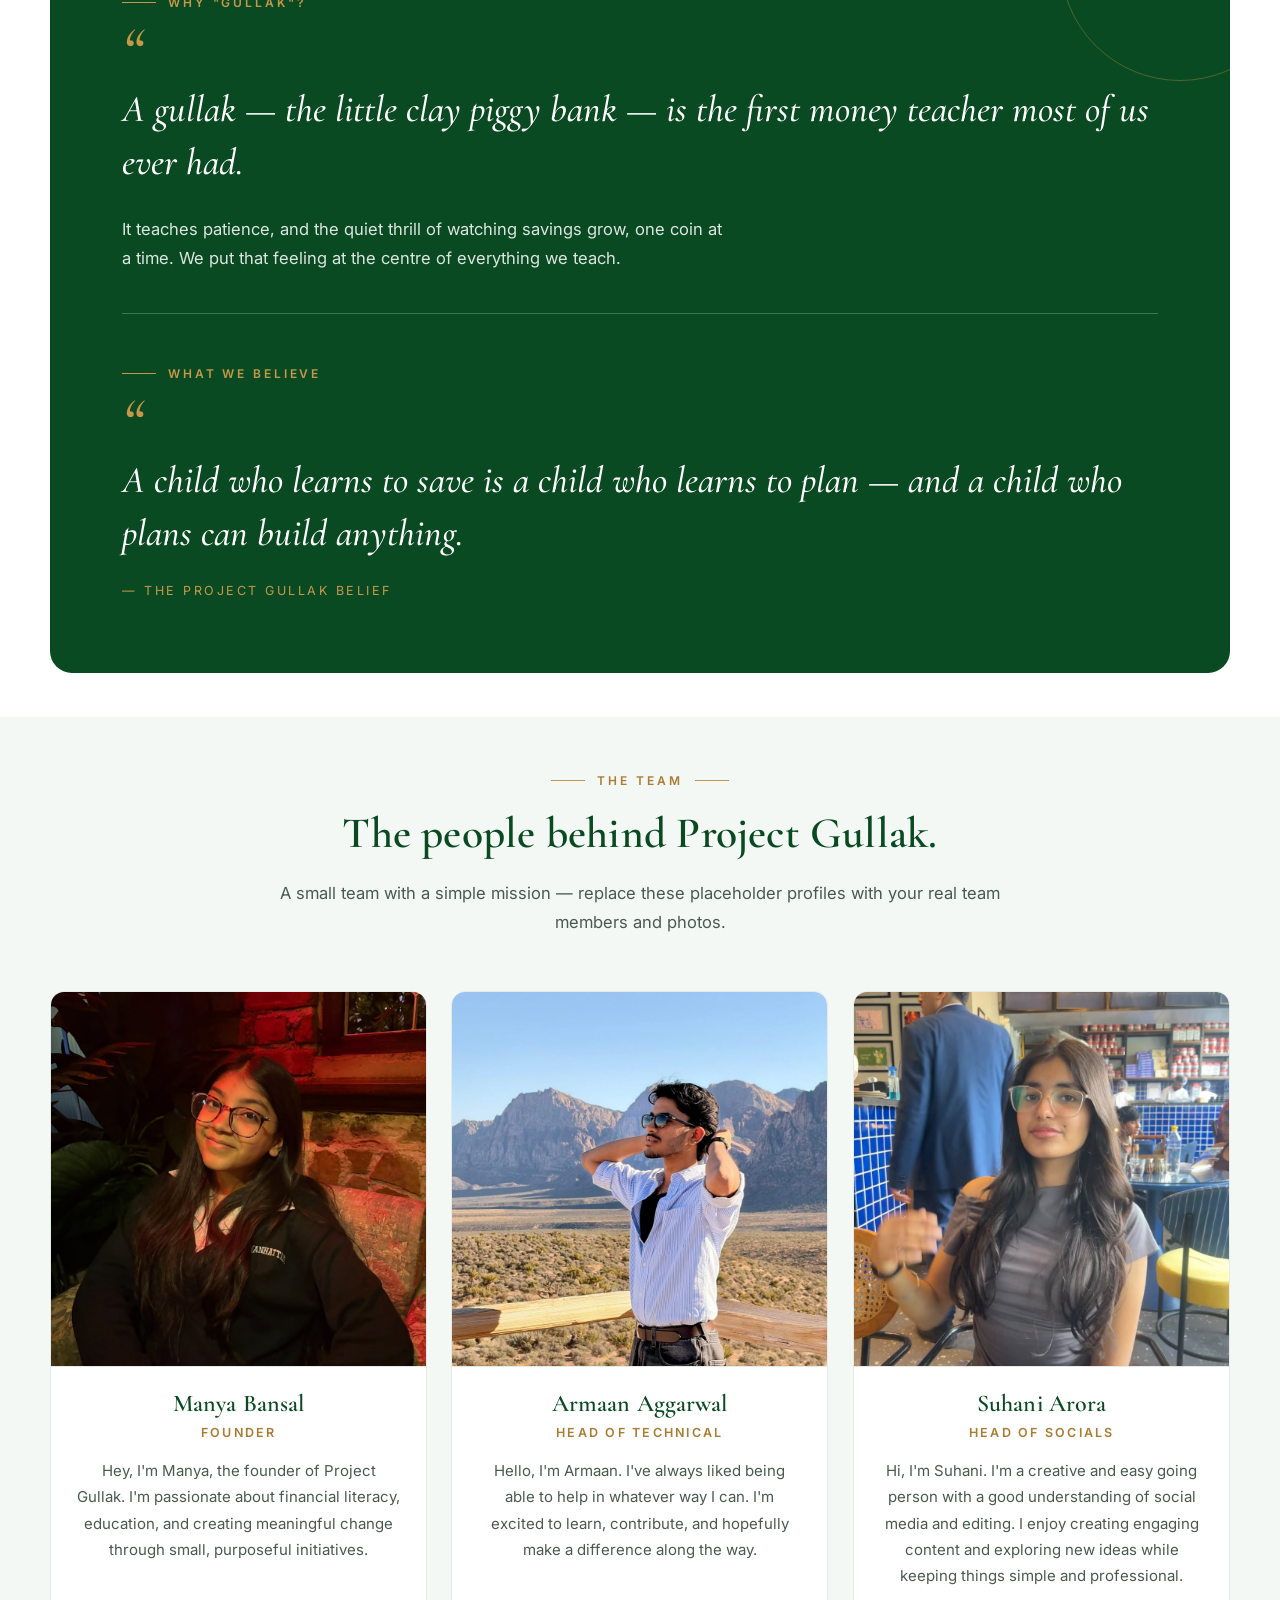
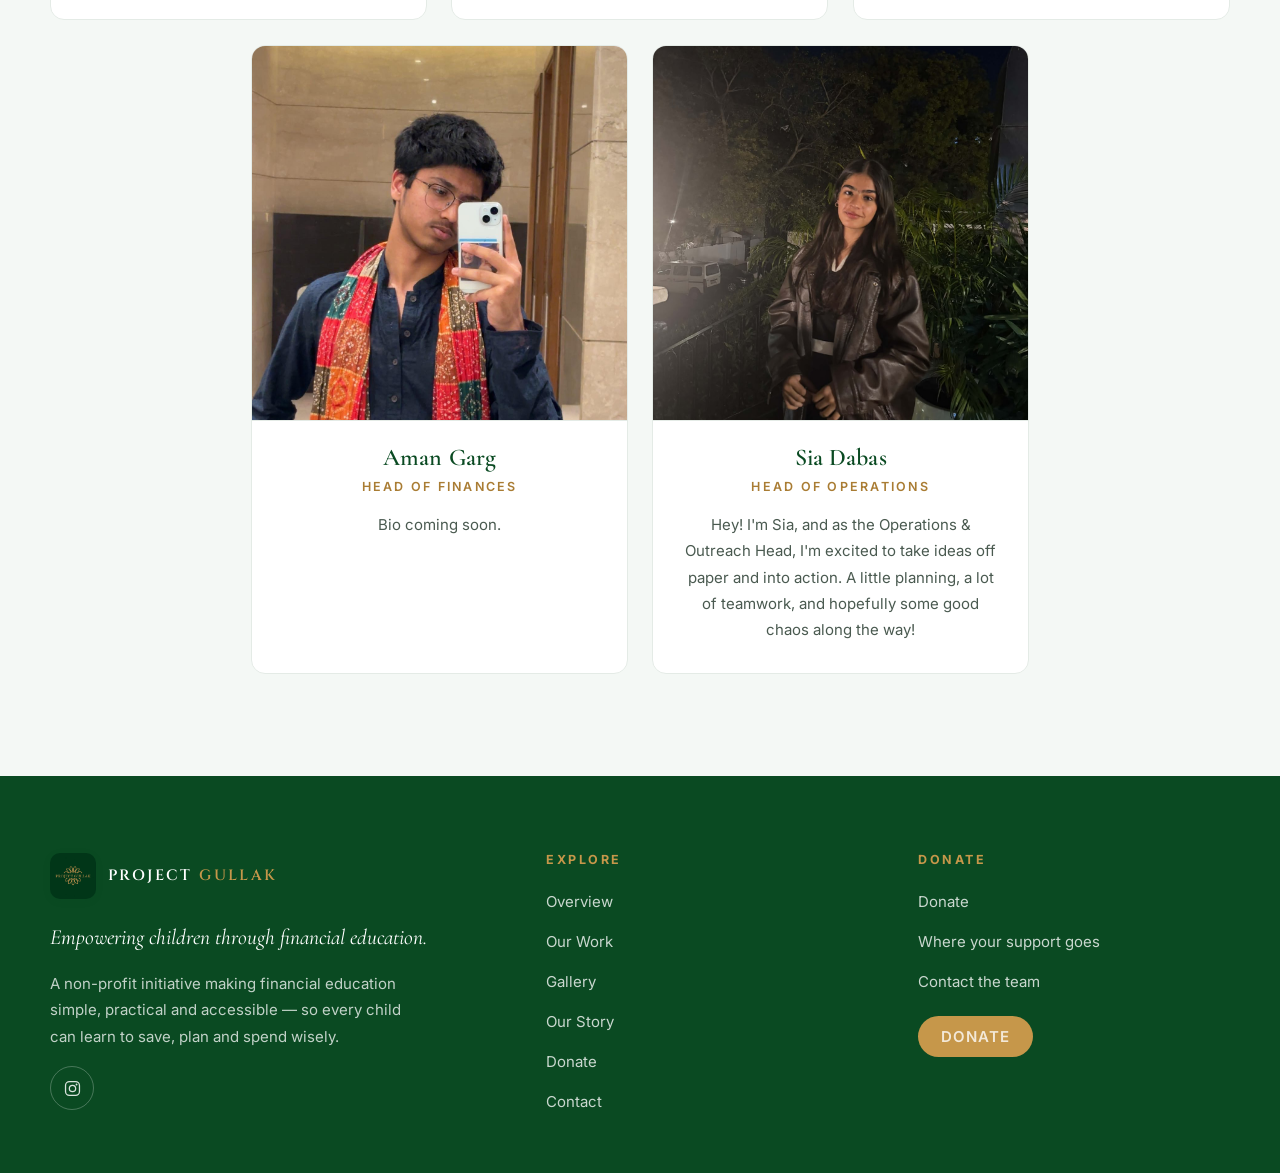
<file: our-story.html>
<!DOCTYPE html>
<html lang="en">
<head>
<meta charset="utf-8">
<meta name="viewport" content="width=device-width, initial-scale=1">
<title>Our Story — Project Gullak</title>
<meta name="description" content="How Project Gullak began — one small gullak, one big idea, and the people behind it.">
<link rel="icon" href="assets/img/project-gullak-logo.jpeg" type="image/jpeg">
<link rel="preconnect" href="https://fonts.googleapis.com">
<link rel="preconnect" href="https://fonts.gstatic.com" crossorigin>
<link href="https://fonts.googleapis.com/css2?family=Cinzel:wght@500;600&family=Cormorant+Garamond:ital,wght@0,500;0,600;0,700;1,500;1,600&family=Inter:wght@400;500;600;700&display=swap" rel="stylesheet">
<link rel="stylesheet" href="assets/css/styles.css">
</head>
<body>
<a class="skip-link" href="#main">Skip to content</a>

<header class="site-header" id="top">
  <div class="container nav-inner">
    <a class="brand" href="index.html" aria-label="Project Gullak — home">
      <img class="brand-mark" src="assets/img/project-gullak-logo.jpeg" alt="Project Gullak logo">
      <span class="brand-name">Project <em>Gullak</em></span>
    </a>
    <nav aria-label="Main navigation">
      <ul class="nav-menu">
        <li><a class="nav-link" href="index.html">Overview</a></li>
        <li><a class="nav-link" href="our-work.html">Our Work</a></li>
        <li><a class="nav-link" href="gallery.html">Gallery</a></li>
        <li><a class="nav-link" href="our-story.html" aria-current="page">Our Story</a></li>
        <li><a class="nav-link" href="contact.html">Contact</a></li>
      </ul>
    </nav>
    <div class="nav-actions">
      <!-- INSTAGRAM — replace href="#" with the profile URL when ready -->
      <a class="nav-social" href="https://www.instagram.com/projectgullak_" aria-label="Instagram">
        <svg viewBox="0 0 24 24" fill="none" stroke="currentColor" stroke-width="1.6" aria-hidden="true"><rect x="3.2" y="3.2" width="17.6" height="17.6" rx="5"/><circle cx="12" cy="12" r="4"/><circle cx="17.1" cy="6.9" r="1.2" fill="currentColor" stroke="none"/></svg>
      </a>
      <a class="btn btn-gold btn-sm" href="donate.html">Donate</a>
      <button class="nav-toggle" type="button" aria-expanded="false" aria-controls="mobile-menu" aria-label="Open menu">
        <span></span><span></span><span></span>
      </button>
    </div>
  </div>
</header>

<div class="mobile-panel" id="mobile-menu">
  <ul>
    <li><a class="mobile-link" href="index.html">Overview</a></li>
    <li><a class="mobile-link" href="our-work.html">Our Work</a></li>
    <li><a class="mobile-link" href="gallery.html">Gallery</a></li>
    <li><a class="mobile-link" href="our-story.html" aria-current="page">Our Story</a></li>
    <li><a class="mobile-link" href="contact.html">Contact</a></li>
  </ul>
  <a class="btn btn-gold" href="donate.html">Donate</a>
  <p class="mobile-note">Empowering children through financial education.</p>
</div>

<main id="main" class="page-main">

  <!-- ============ PAGE HERO ============ -->
  <section class="page-hero">
    <div class="container">
      <span class="eyebrow">How it began</span>
      <h1>One small gullak. One big idea.</h1>
      <p class="lead">Why a clay piggy bank became a movement — and how a simple question about children and money turned into Project Gullak.</p>
    </div>
  </section>

  <!-- ============ THE FOUNDING STORY ============ -->
  <section class="section section-tint section-tight-bottom">
    <div class="container">
      <div class="story-spread">
        <aside class="story-aside">
          <img class="story-logo" src="assets/img/project-gullak-logo.jpeg" alt="The Project Gullak logo — a gullak on a deep green background">
          <span class="story-tag">The founding story</span>
        </aside>
        <div class="story-narrative reveal">
          <p class="story-lead">It started with a simple thought: every child deserves to understand money before they have to make big decisions about it.</p>
          <p>We kept thinking about the little things we learn as children — saving a coin in a gullak, choosing between two things, waiting for something we really want. These tiny moments quietly teach us lessons that stay with us.</p>
          <p>But for many children, especially those growing up with limited resources, there are fewer opportunities to turn these little lessons into practical financial knowledge.</p>
          <p>So, we decided to start with something small — a few conversations, a few activities, and a simple idea.</p>
          <p>And that little idea became Project Gullak.</p>
          <p>Because sometimes, a small beginning can hold the promise of a much bigger future.</p>
        </div>
      </div>
    </div>
  </section>

  <!-- ============ WHERE WE'RE GOING ============ -->
  <section class="section section-tight-top section-tight-bottom">
    <div class="container">
      <div class="section-head center reveal">
        <span class="eyebrow center">Where we're going</span>
        <h2>A gullak wherever children gather.</h2>
        <p>Our goal is simple: make financial education a normal part of growing up — not a lucky accident. We don't hand over a lesson plan and hope for the best. We run the sessions ourselves, travelling to orphanages and schools to work directly with the children. Wherever we're invited, we arrive with the gullaks, the activities and the full session — and it stays free for every child.</p>
      </div>
    </div>
  </section>

  <!-- ============ WHY A GULLAK / WHAT WE BELIEVE ============ -->
  <section class="section section-tight-top section-tight-bottom">
    <div class="container">
      <div class="vision-panel on-dark reveal">
        <span class="eyebrow">Why "Gullak"?</span>
        <p class="vision-quote">A gullak — the little clay piggy bank — is the first money teacher most of us ever had.</p>
        <p class="vision-support">It teaches patience, and the quiet thrill of watching savings grow, one coin at a time. We put that feeling at the centre of everything we teach.</p>
        <div class="vision-divider"></div>
        <span class="eyebrow">What we believe</span>
        <p class="vision-quote">A child who learns to save is a child who learns to plan — and a child who plans can build anything.</p>
        <p class="belief-cite">— The Project Gullak belief</p>
      </div>
    </div>
  </section>

  <!-- ============ TEAM ============ -->
  <section class="section section-tint section-tight-top">
    <div class="container">
      <div class="section-head center">
        <span class="eyebrow center">The team</span>
        <h2>The people behind Project Gullak.</h2>
        <p>A small team with a simple mission — replace these placeholder profiles with your real team members and photos.</p>
      </div>
      <div class="team-grid">
        <div class="team-card reveal">
          <div class="team-photo">
            <svg viewBox="0 0 24 24" fill="none" stroke="currentColor" stroke-width="1.4" aria-hidden="true"><circle cx="12" cy="8" r="4"/><path d="M4 21c0-4 3.6-6.5 8-6.5s8 2.5 8 6.5"/></svg>
            <span class="photo-note">Add photo</span>
            <img src="assets/img/team/team-01.jpg" alt="Manya Bansal" onerror="this.classList.add('is-missing')">
          </div>
          <h3>Manya Bansal</h3>
          <p class="team-role">Founder</p>
          <p class="team-bio">Hey, I'm Manya, the founder of Project Gullak. I'm passionate about financial literacy, education, and creating meaningful change through small, purposeful initiatives.</p>
        </div>
        <div class="team-card reveal">
          <div class="team-photo">
            <svg viewBox="0 0 24 24" fill="none" stroke="currentColor" stroke-width="1.4" aria-hidden="true"><circle cx="12" cy="8" r="4"/><path d="M4 21c0-4 3.6-6.5 8-6.5s8 2.5 8 6.5"/></svg>
            <span class="photo-note">Add photo</span>
            <img src="assets/img/team/team-02.jpg" alt="Armaan Aggarwal" onerror="this.classList.add('is-missing')">
          </div>
          <h3>Armaan Aggarwal</h3>
          <p class="team-role">Head of Technical</p>
          <p class="team-bio">Hello, I'm Armaan. I've always liked being able to help in whatever way I can. I'm excited to learn, contribute, and hopefully make a difference along the way.</p>
        </div>
        <div class="team-card reveal">
          <div class="team-photo">
            <svg viewBox="0 0 24 24" fill="none" stroke="currentColor" stroke-width="1.4" aria-hidden="true"><circle cx="12" cy="8" r="4"/><path d="M4 21c0-4 3.6-6.5 8-6.5s8 2.5 8 6.5"/></svg>
            <span class="photo-note">Add photo</span>
            <img src="assets/img/team/team-03.jpg" alt="Suhani Arora" onerror="this.classList.add('is-missing')">
          </div>
          <h3>Suhani Arora</h3>
          <p class="team-role">Head of Socials</p>
          <p class="team-bio">Hi, I'm Suhani. I'm a creative and easy going person with a good understanding of social media and editing. I enjoy creating engaging content and exploring new ideas while keeping things simple and professional.</p>
        </div>
        <div class="team-card reveal">
          <div class="team-photo">
            <svg viewBox="0 0 24 24" fill="none" stroke="currentColor" stroke-width="1.4" aria-hidden="true"><circle cx="12" cy="8" r="4"/><path d="M4 21c0-4 3.6-6.5 8-6.5s8 2.5 8 6.5"/></svg>
            <span class="photo-note">Add photo</span>
            <img src="assets/img/team/team-04.jpg" alt="Aman Garg" onerror="this.classList.add('is-missing')">
          </div>
          <h3>Aman Garg</h3>
          <p class="team-role">Head of Finances</p>
          <p class="team-bio">Bio coming soon.</p>
        </div>
        <div class="team-card reveal">
          <div class="team-photo">
            <svg viewBox="0 0 24 24" fill="none" stroke="currentColor" stroke-width="1.4" aria-hidden="true"><circle cx="12" cy="8" r="4"/><path d="M4 21c0-4 3.6-6.5 8-6.5s8 2.5 8 6.5"/></svg>
            <span class="photo-note">Add photo</span>
            <img src="assets/img/team/team-05.jpg" alt="Sia Dabas" onerror="this.classList.add('is-missing')">
          </div>
          <h3>Sia Dabas</h3>
          <p class="team-role">Head of Operations</p>
          <p class="team-bio">Hey! I'm Sia, and as the Operations &amp; Outreach Head, I'm excited to take ideas off paper and into action. A little planning, a lot of teamwork, and hopefully some good chaos along the way!</p>
        </div>
      </div>
    </div>
  </section>

</main>

<footer class="site-footer">
  <div class="container">
    <div class="footer-grid">
      <div class="footer-brand">
        <a class="brand" href="index.html" aria-label="Project Gullak — home">
          <img class="brand-mark" src="assets/img/project-gullak-logo.jpeg" alt="Project Gullak logo">
          <span class="brand-name">Project <em>Gullak</em></span>
        </a>
        <p class="footer-desc">Empowering children through financial education.</p>
        <p class="footer-text">A non-profit initiative making financial education simple, practical and accessible — so every child can learn to save, plan and spend wisely.</p>
        <!-- INSTAGRAM — the only active profile -->
        <div class="social-row">
          <a class="social-link" href="https://www.instagram.com/projectgullak_" aria-label="Instagram">
            <svg viewBox="0 0 24 24" fill="none" stroke="currentColor" stroke-width="1.6" aria-hidden="true"><rect x="3.2" y="3.2" width="17.6" height="17.6" rx="5"/><circle cx="12" cy="12" r="4"/><circle cx="17.1" cy="6.9" r="1.2" fill="currentColor" stroke="none"/></svg>
          </a>
        </div>
      </div>

      <div class="footer-col">
        <h4>Explore</h4>
        <ul>
          <li><a href="index.html">Overview</a></li>
          <li><a href="our-work.html">Our Work</a></li>
          <li><a href="gallery.html">Gallery</a></li>
          <li><a href="our-story.html">Our Story</a></li>
          <li><a href="donate.html">Donate</a></li>
          <li><a href="contact.html">Contact</a></li>
        </ul>
      </div>

      <div class="footer-col">
        <h4>Donate</h4>
        <ul>
          <li><a href="donate.html">Donate</a></li>
          <li><a href="donate.html#where">Where your support goes</a></li>
          <li><a href="contact.html">Contact the team</a></li>
        </ul>
        <div style="margin-top:20px">
          <a class="btn btn-gold btn-sm" href="donate.html">Donate</a>
        </div>
      </div>
    </div>
  </div>
</footer>

<script src="assets/js/main.js"></script>
</body>
</html>
</file>
<file: assets/css/styles.css>
/* ==========================================================================
   PROJECT GULLAK — styles.css
   Palette inspired by the official logo: deep forest green, muted gold, white
   ========================================================================== */

:root {
  /* Greens */
  --green-900: #0a4a22;   /* logo background — primary */
  --green-800: #083d1c;
  --green-700: #12602f;
  --green-600: #1c7a3e;
  --green-100: #e8f0ea;
  --green-050: #f4f8f5;

  /* Gold */
  --gold: #c6974a;        /* logo mark colour */
  --gold-deep: #a97c33;
  --gold-050: #faf5ec;

  /* Neutrals */
  --ink: #1b2a21;
  --body: #4a5a50;
  --muted: #74837a;
  --line: #e4ebe6;
  --white: #ffffff;

  /* Shape & shadow */
  --radius: 14px;
  --radius-lg: 22px;
  --radius-pill: 999px;
  --shadow-sm: 0 2px 10px rgba(10, 74, 34, 0.06);
  --shadow-md: 0 18px 40px -22px rgba(10, 74, 34, 0.35);
  --shadow-lg: 0 30px 60px -30px rgba(10, 74, 34, 0.4);

  /* Type */
  --font-display: "Cormorant Garamond", Georgia, "Times New Roman", serif;
  --font-mark: "Cinzel", Georgia, serif;
  --font-sans: "Inter", system-ui, -apple-system, "Segoe UI", Roboto, sans-serif;

  --header-h: 76px;
  --container: 1180px;
}

/* ---------- Reset / base ---------- */
*, *::before, *::after { box-sizing: border-box; }

html { scroll-behavior: smooth; }

body {
  margin: 0;
  font-family: var(--font-sans);
  font-size: 16.5px;
  line-height: 1.75;
  color: var(--body);
  background: var(--white);
  -webkit-font-smoothing: antialiased;
  text-rendering: optimizeLegibility;
}

img, svg { display: block; max-width: 100%; }
a { color: inherit; text-decoration: none; }
button { font: inherit; cursor: pointer; }

h1, h2, h3, h4 {
  font-family: var(--font-display);
  color: var(--green-900);
  font-weight: 600;
  line-height: 1.12;
  margin: 0 0 0.5em;
  letter-spacing: 0.005em;
}

h1 { font-size: clamp(2.5rem, 5vw, 4rem); }
h2 { font-size: clamp(2rem, 3.4vw, 2.9rem); }
h3 { font-size: clamp(1.5rem, 2.2vw, 1.9rem); }

p { margin: 0 0 1.1em; }
p:last-child { margin-bottom: 0; }

::selection { background: var(--gold); color: var(--white); }

:focus-visible {
  outline: 2px solid var(--gold);
  outline-offset: 3px;
  border-radius: 4px;
}

.skip-link {
  position: absolute;
  left: 16px;
  top: -60px;
  z-index: 200;
  background: var(--green-900);
  color: var(--white);
  padding: 10px 18px;
  border-radius: 0 0 10px 10px;
  font-size: 14px;
  transition: top 0.25s ease;
}
.skip-link:focus { top: 0; }

.container {
  width: min(var(--container), calc(100% - 48px));
  margin-inline: auto;
}
.container-narrow { width: min(820px, calc(100% - 48px)); margin-inline: auto; }

.sr-only {
  position: absolute; width: 1px; height: 1px;
  padding: 0; margin: -1px; overflow: hidden;
  clip: rect(0 0 0 0); white-space: nowrap; border: 0;
}

/* ---------- Shared typography helpers ---------- */
.eyebrow {
  display: inline-flex;
  align-items: center;
  gap: 12px;
  font-size: 12px;
  font-weight: 600;
  letter-spacing: 0.24em;
  text-transform: uppercase;
  color: var(--gold-deep);
  margin-bottom: 18px;
}
.eyebrow::before {
  content: "";
  width: 34px;
  height: 1px;
  background: var(--gold);
}
.eyebrow.center { justify-content: center; }
.eyebrow.center::after {
  content: "";
  width: 34px;
  height: 1px;
  background: var(--gold);
}
.on-dark .eyebrow, .section-dark .eyebrow { color: var(--gold); }

.lead {
  font-size: clamp(1.02rem, 1.4vw, 1.15rem);
  line-height: 1.8;
  color: var(--body);
}

.section-head { max-width: 720px; margin-bottom: 54px; }
.section-head.center { margin-inline: auto; text-align: center; }
.section-head p { font-size: 1.04rem; }

/* Placeholder token — clearly editable content */
.ph {
  color: var(--gold-deep);
  border-bottom: 1px dotted var(--gold);
  font-style: italic;
  white-space: nowrap;
}
.section-dark .ph { color: var(--gold); }

/* Gold ornamental divider */
.ornament {
  display: flex;
  align-items: center;
  justify-content: center;
  gap: 14px;
  margin: 26px auto;
  color: var(--gold);
}
.ornament span {
  width: 7px;
  height: 7px;
  transform: rotate(45deg);
  background: var(--gold);
  opacity: 0.85;
}
.ornament::before, .ornament::after {
  content: "";
  width: 70px;
  height: 1px;
  background: linear-gradient(90deg, transparent, var(--gold));
}
.ornament::after { background: linear-gradient(90deg, var(--gold), transparent); }

/* ---------- Buttons ---------- */
.btn {
  display: inline-flex;
  align-items: center;
  justify-content: center;
  gap: 10px;
  padding: 15px 30px;
  border-radius: var(--radius-pill);
  border: 1.5px solid transparent;
  font-family: var(--font-sans);
  font-size: 14.5px;
  font-weight: 600;
  letter-spacing: 0.06em;
  text-transform: uppercase;
  line-height: 1;
  transition: transform 0.25s ease, background-color 0.25s ease,
    color 0.25s ease, border-color 0.25s ease, box-shadow 0.25s ease;
}
.btn svg { width: 16px; height: 16px; flex: none; }

.btn-primary { background: var(--green-900); color: var(--white); }
.btn-primary:hover {
  background: var(--green-700);
  transform: translateY(-2px);
  box-shadow: var(--shadow-md);
}

.btn-gold { background: var(--gold); color: var(--green-900); }
.btn-gold:hover {
  background: var(--gold-deep);
  color: var(--white);
  transform: translateY(-2px);
  box-shadow: var(--shadow-md);
}

.btn-outline {
  background: transparent;
  color: var(--green-900);
  border-color: var(--green-900);
}
.btn-outline:hover {
  background: var(--green-900);
  color: var(--white);
  transform: translateY(-2px);
}

.btn-light {
  background: transparent;
  color: var(--white);
  border-color: rgba(255, 255, 255, 0.55);
}
.btn-light:hover {
  background: var(--white);
  color: var(--green-900);
  border-color: var(--white);
  transform: translateY(-2px);
}

.btn-sm { padding: 12px 22px; font-size: 13px; }

.btn-row {
  display: flex;
  flex-wrap: wrap;
  gap: 16px;
  margin-top: 34px;
}

/* ---------- Header / navigation ---------- */
.site-header {
  position: sticky;
  top: 0;
  z-index: 100;
  background: rgba(255, 255, 255, 0.96);
  backdrop-filter: blur(8px);
  border-bottom: 1px solid transparent;
  transition: box-shadow 0.3s ease, border-color 0.3s ease;
}
.site-header.is-scrolled {
  border-color: var(--line);
  box-shadow: 0 10px 30px -22px rgba(10, 74, 34, 0.5);
}

.nav-inner {
  display: flex;
  align-items: center;
  justify-content: flex-start;
  gap: 24px;
  min-height: var(--header-h);
}

.brand {
  display: inline-flex;
  align-items: center;
  gap: 12px;
  flex: none;
}
.brand-mark {
  width: 46px;
  height: 46px;
  border-radius: 10px;
  object-fit: cover;
  box-shadow: var(--shadow-sm);
}
.brand-name {
  font-family: var(--font-mark);
  font-size: 15px;
  font-weight: 600;
  letter-spacing: 0.16em;
  text-transform: uppercase;
  color: var(--green-900);
  white-space: nowrap;
}
.brand-name em {
  font-style: normal;
  color: var(--gold-deep);
}

.nav-menu {
  display: flex;
  align-items: center;
  gap: 26px;
  list-style: none;
  margin: 0 0 0 10px;
  padding: 0;
}
.nav-link {
  position: relative;
  font-size: 14.5px;
  font-weight: 500;
  color: var(--ink);
  padding: 6px 0;
  white-space: nowrap;
  transition: color 0.2s ease;
}
.nav-link::after {
  content: "";
  position: absolute;
  left: 0;
  bottom: 0;
  width: 100%;
  height: 1.5px;
  background: var(--gold);
  transform: scaleX(0);
  transform-origin: right;
  transition: transform 0.3s ease;
}
.nav-link:hover { color: var(--green-700); }
.nav-link:hover::after,
.nav-link[aria-current="page"]::after { transform: scaleX(1); transform-origin: left; }
.nav-link[aria-current="page"] { color: var(--green-900); font-weight: 600; }

.nav-actions {
  display: flex;
  align-items: center;
  gap: 14px;
  margin-left: auto;
}

.nav-social {
  width: 44px;
  height: 44px;
  border-radius: 50%;
  border: 1.5px solid var(--line);
  display: grid;
  place-items: center;
  color: var(--green-900);
  background: var(--white);
  transition: transform 0.25s ease, background 0.25s ease,
    color 0.25s ease, border-color 0.25s ease;
}
.nav-social svg { width: 19px; height: 19px; }
.nav-social:hover {
  background: var(--green-900);
  border-color: var(--green-900);
  color: var(--gold);
  transform: translateY(-2px);
}

.nav-toggle {
  display: none;
  width: 46px;
  height: 46px;
  border: 1.5px solid var(--line);
  border-radius: 12px;
  background: var(--white);
  padding: 0;
  position: relative;
}
.nav-toggle span {
  position: absolute;
  left: 12px;
  right: 12px;
  height: 1.8px;
  background: var(--green-900);
  border-radius: 2px;
  transition: transform 0.3s ease, opacity 0.2s ease;
}
.nav-toggle span:nth-child(1) { top: 15px; }
.nav-toggle span:nth-child(2) { top: 21.5px; }
.nav-toggle span:nth-child(3) { top: 28px; }
.nav-toggle[aria-expanded="true"] span:nth-child(1) { transform: translateY(6.5px) rotate(45deg); }
.nav-toggle[aria-expanded="true"] span:nth-child(2) { opacity: 0; }
.nav-toggle[aria-expanded="true"] span:nth-child(3) { transform: translateY(-6.5px) rotate(-45deg); }

.mobile-panel {
  display: none;
  position: fixed;
  inset: var(--header-h) 0 0;
  background: var(--white);
  z-index: 99;
  padding: 26px 24px 44px;
  overflow-y: auto;
  opacity: 0;
  visibility: hidden;
  pointer-events: none;
  transform: translateY(-8px);
  transition: opacity 0.28s ease, transform 0.28s ease, visibility 0s linear 0.28s;
}
.mobile-panel.is-open {
  opacity: 1;
  visibility: visible;
  pointer-events: auto;
  transform: translateY(0);
  transition: opacity 0.28s ease, transform 0.28s ease, visibility 0s;
}
.mobile-panel ul { list-style: none; margin: 0 0 26px; padding: 0; }
.mobile-panel li { border-bottom: 1px solid var(--line); }
.mobile-panel a.mobile-link {
  display: flex;
  align-items: center;
  justify-content: space-between;
  padding: 17px 4px;
  font-family: var(--font-display);
  font-size: 1.5rem;
  font-weight: 600;
  color: var(--green-900);
}
.mobile-panel a.mobile-link::after {
  content: "→";
  font-family: var(--font-sans);
  font-size: 1rem;
  color: var(--gold);
  opacity: 0;
  transform: translateX(-6px);
  transition: 0.25s ease;
}
.mobile-panel a.mobile-link:hover::after,
.mobile-panel a.mobile-link[aria-current="page"]::after { opacity: 1; transform: translateX(0); }
.mobile-panel a.mobile-link[aria-current="page"] { color: var(--gold-deep); }
.mobile-panel .btn { width: 100%; }
.mobile-panel .mobile-note {
  margin-top: 22px;
  font-size: 13.5px;
  color: var(--muted);
}

body.nav-open { overflow: hidden; }

/* ---------- Hero (home) ---------- */
.hero {
  position: relative;
  overflow: hidden;
  background:
    radial-gradient(1200px 500px at 85% -10%, var(--gold-050), transparent 60%),
    var(--white);
  padding: clamp(56px, 8vw, 104px) 0 clamp(44px, 5vw, 64px);
}
.hero::after {
  content: "";
  position: absolute;
  left: 0;
  right: 0;
  bottom: 0;
  height: 1px;
  background: var(--line);
}
.hero-grid {
  display: grid;
  grid-template-columns: 1.05fr 0.95fr;
  gap: clamp(36px, 5vw, 70px);
  align-items: center;
}
.hero-logo {
  width: 104px;
  height: 104px;
  border-radius: 20px;
  object-fit: cover;
  box-shadow: var(--shadow-md);
  margin-bottom: 26px;
}
.hero h1 { margin-bottom: 18px; }
.hero h1 .accent { color: var(--gold-deep); font-style: italic; }
.hero .lead { max-width: 54ch; }

.hero { padding-top: 64px; }

.hero-wordmark {
  display: block;
  font-family: var(--font-mark);
  font-size: clamp(0.82rem, 1.3vw, 1rem);
  font-weight: 600;
  letter-spacing: 0.34em;
  text-transform: uppercase;
  color: var(--gold-deep);
  margin-bottom: 16px;
}
.hero-tagline { display: block; }

.hero-meta {
  margin-top: 34px;
  font-size: 12.5px;
  font-weight: 600;
  letter-spacing: 0.16em;
  text-transform: uppercase;
  color: var(--muted);
}
.hero-meta span { color: var(--gold); font-size: 9px; vertical-align: 2px; margin: 0 8px; }

.hero-visual {
  position: relative;
  background: var(--green-050);
  border: 1px solid var(--line);
  border-radius: var(--radius-lg);
  padding: clamp(18px, 3vw, 30px);
  box-shadow: var(--shadow-md);
}
.hero-visual .visual-tag {
  position: absolute;
  right: 22px;
  top: 22px;
  background: var(--white);
  border: 1px solid var(--line);
  color: var(--green-900);
  font-size: 11.5px;
  font-weight: 600;
  letter-spacing: 0.14em;
  text-transform: uppercase;
  padding: 7px 14px;
  border-radius: var(--radius-pill);
}
.float-slow { animation: floatY 7s ease-in-out infinite; }
.float-slower { animation: floatY 9s ease-in-out infinite reverse; }

@keyframes floatY {
  0%, 100% { transform: translateY(0); }
  50% { transform: translateY(-9px); }
}

/* ---------- Sections ---------- */
.section { padding: clamp(64px, 8vw, 108px) 0; }
.section-tint { background: var(--green-050); }
/* Tightened rhythm where "Where we're going" hands off to the beliefs panel,
   so the two blocks read as one flow instead of drifting apart. */
.section-tight-bottom { padding-bottom: clamp(26px, 3.4vw, 44px); }
.section-tight-bottom .section-head { margin-bottom: 0; }
.section-tight-top { padding-top: clamp(26px, 3.4vw, 44px); }
.section-dark {
  background: var(--green-900);
  color: rgba(255, 255, 255, 0.85);
}
.section-dark h2, .section-dark h3, .section-dark h1 { color: var(--white); }
.section-dark .lead { color: rgba(255, 255, 255, 0.82); }
.section-dark .btn-row { color: var(--white); }

.split {
  display: grid;
  grid-template-columns: 1fr 1fr;
  gap: clamp(34px, 5vw, 68px);
  align-items: center;
}
.split.top { align-items: start; }

/* ---------- Cards ---------- */
.card-grid {
  display: grid;
  grid-template-columns: repeat(4, 1fr);
  gap: 24px;
}
.card-grid-3 { grid-template-columns: repeat(3, 1fr); }
.card-grid-2 { grid-template-columns: repeat(2, 1fr); }

.card {
  position: relative;
  background: var(--white);
  border: 1px solid var(--line);
  border-radius: var(--radius);
  padding: 32px 28px;
  box-shadow: var(--shadow-sm);
  transition: transform 0.3s ease, box-shadow 0.3s ease, border-color 0.3s ease;
  overflow: hidden;
}
.card::before {
  content: "";
  position: absolute;
  left: 0;
  top: 0;
  height: 3px;
  width: 100%;
  background: var(--gold);
  transform: scaleX(0);
  transform-origin: left;
  transition: transform 0.35s ease;
}
.card:hover {
  transform: translateY(-6px);
  box-shadow: var(--shadow-md);
  border-color: #d7e2da;
}
.card:hover::before { transform: scaleX(1); }

.card-icon {
  width: 54px;
  height: 54px;
  border-radius: 14px;
  background: var(--green-050);
  color: var(--green-900);
  display: grid;
  place-items: center;
  margin-bottom: 22px;
  transition: background 0.3s ease, color 0.3s ease;
}
.card-icon svg { width: 26px; height: 26px; }
.card:hover .card-icon { background: var(--green-900); color: var(--gold); }

.card-title {
  font-family: var(--font-sans);
  font-size: 13.5px;
  font-weight: 700;
  letter-spacing: 0.16em;
  text-transform: uppercase;
  color: var(--green-900);
  margin: 0 0 12px;
}
.card p { font-size: 15.5px; line-height: 1.7; }

/* ---------- Vision ---------- */
.vision-panel {
  background: var(--green-900);
  border-radius: var(--radius-lg);
  padding: clamp(38px, 6vw, 72px);
  color: rgba(255, 255, 255, 0.86);
  position: relative;
  overflow: hidden;
}
.vision-panel::after {
  content: "";
  position: absolute;
  right: -70px;
  top: -70px;
  width: 240px;
  height: 240px;
  border: 1px solid rgba(198, 151, 74, 0.35);
  border-radius: 50%;
}
.vision-quote {
  font-family: var(--font-display);
  font-size: clamp(1.6rem, 3vw, 2.35rem);
  font-style: italic;
  font-weight: 500;
  line-height: 1.4;
  color: var(--white);
  margin: 0;
}
.vision-quote::before {
  content: "“";
  display: block;
  font-size: 4rem;
  line-height: 0.6;
  color: var(--gold);
  margin-bottom: 14px;
}

/* ---------- Team ---------- */
.team-card {
  background: var(--white);
  border: 1px solid var(--line);
  border-radius: var(--radius);
  overflow: hidden;
  text-align: center;
  padding-bottom: 30px;
  transition: transform 0.3s ease, box-shadow 0.3s ease;
}
.team-card:hover { transform: translateY(-6px); box-shadow: var(--shadow-md); }

.team-photo {
  position: relative;
  aspect-ratio: 1 / 1;
  background:
    repeating-linear-gradient(135deg, var(--green-050) 0 14px, var(--white) 14px 28px);
  display: grid;
  place-items: center;
  border-bottom: 1px solid var(--line);
  color: var(--green-900);
}
.team-photo svg { width: 64px; height: 64px; opacity: 0.5; }
.team-photo .photo-note {
  position: absolute;
  bottom: 12px;
  left: 50%;
  transform: translateX(-50%);
  background: rgba(255, 255, 255, 0.92);
  border: 1px dashed var(--gold);
  color: var(--gold-deep);
  font-size: 11px;
  letter-spacing: 0.1em;
  text-transform: uppercase;
  padding: 5px 12px;
  border-radius: var(--radius-pill);
  white-space: nowrap;
}
.team-card h3 { font-size: 1.5rem; margin: 24px 0 4px; }
.team-role {
  font-size: 12.5px;
  font-weight: 600;
  letter-spacing: 0.18em;
  text-transform: uppercase;
  color: var(--gold-deep);
  margin-bottom: 14px;
}
.team-card .team-bio {
  font-size: 15px;
  padding: 0 26px;
  color: var(--body);
}

/* Real team photos — drop into assets/img/team/ as team-01.jpg …
   Once a photo loads, it fills the square and the placeholder
   icon / "Add photo" note hide automatically. */
.team-photo img {
  position: absolute;
  inset: 0;
  width: 100%;
  height: 100%;
  object-fit: cover;
}
.team-photo img.is-missing { display: none; }
.team-photo:has(img:not(.is-missing)) svg,
.team-photo:has(img:not(.is-missing)) .photo-note { display: none; }

/* Team grid — flex rather than a fixed grid, so a final row that isn't
   full (5 members = 3 + 2) sits centred instead of leaving a gap on the
   right. Card widths match the old 3-column grid exactly. */
.team-grid {
  display: flex;
  flex-wrap: wrap;
  justify-content: center;
  align-items: stretch;
  gap: 24px;
}
.team-grid > .team-card {
  flex: 0 1 calc((100% - 48px) / 3);
  min-width: 0;
}

/* ---------- Inner page hero ---------- */
.page-hero {
  position: relative;
  background: var(--green-900);
  color: rgba(255, 255, 255, 0.85);
  padding: clamp(60px, 8vw, 104px) 0;
  overflow: hidden;
}
.page-hero::before {
  content: "";
  position: absolute;
  inset: 0;
  background:
    radial-gradient(700px 320px at 80% 0%, rgba(198, 151, 74, 0.2), transparent 65%),
    radial-gradient(600px 300px at 5% 110%, rgba(255, 255, 255, 0.07), transparent 60%);
}
.page-hero .container { position: relative; }
.page-hero h1 { color: var(--white); margin-bottom: 14px; }
.page-hero .lead { color: rgba(255, 255, 255, 0.82); max-width: 62ch; }
.page-hero .eyebrow { color: var(--gold); }

/* ---------- Numbered process (How we teach) ---------- */
.steps {
  display: grid;
  grid-template-columns: repeat(4, 1fr);
  gap: 22px;
  counter-reset: step;
}
.step {
  position: relative;
  background: var(--white);
  border: 1px solid var(--line);
  border-radius: var(--radius);
  padding: 34px 26px 30px;
  transition: transform 0.3s ease, box-shadow 0.3s ease;
}
.step:hover { transform: translateY(-6px); box-shadow: var(--shadow-md); }
.step-num {
  position: absolute;
  top: -18px;
  left: 26px;
  width: 40px;
  height: 40px;
  border-radius: 50%;
  background: var(--gold);
  color: var(--green-900);
  font-family: var(--font-display);
  font-size: 1.2rem;
  font-weight: 700;
  display: grid;
  place-items: center;
  box-shadow: 0 8px 18px -10px rgba(169, 124, 51, 0.9);
}
.step .card-icon { margin-top: 6px; }
.step-line {
  position: absolute;
  top: 50%;
  right: -22px;
  width: 22px;
  height: 1px;
  background: repeating-linear-gradient(90deg, var(--gold) 0 5px, transparent 5px 10px);
}

/* ---------- Topic cards (Financial education) ---------- */
.topic-grid {
  display: grid;
  grid-template-columns: repeat(4, 1fr);
  gap: 22px;
}
.topic-card {
  background: var(--white);
  border: 1px solid var(--line);
  border-radius: var(--radius);
  padding: 28px 24px;
  text-align: left;
  width: 100%;
  display: block;
  transition: transform 0.3s ease, box-shadow 0.3s ease, border-color 0.3s ease;
}
.topic-card:hover {
  transform: translateY(-5px);
  box-shadow: var(--shadow-md);
  border-color: #d7e2da;
}
.topic-card .card-icon { width: 48px; height: 48px; margin-bottom: 18px; }
.topic-card h3 {
  font-size: 1.35rem;
  margin-bottom: 8px;
}
.topic-card > p { font-size: 15px; margin-bottom: 0; }
.topic-toggle {
  display: inline-flex;
  align-items: center;
  gap: 8px;
  margin-top: 16px;
  padding: 0;
  border: 0;
  background: none;
  font-family: var(--font-sans);
  font-size: 12px;
  font-weight: 600;
  letter-spacing: 0.14em;
  text-transform: uppercase;
  color: var(--gold-deep);
}
.topic-toggle:hover { color: var(--green-900); }
.topic-toggle .plus {
  width: 20px;
  height: 20px;
  border: 1px solid var(--gold);
  border-radius: 50%;
  display: grid;
  place-items: center;
  font-size: 13px;
  line-height: 1;
  transition: transform 0.3s ease, background 0.3s ease, color 0.3s ease;
}
.topic-card.is-open .plus {
  transform: rotate(45deg);
  background: var(--gold);
  color: var(--white);
}
.topic-detail {
  display: grid;
  grid-template-rows: 0fr;
  transition: grid-template-rows 0.35s ease;
}
.topic-detail > div { overflow: hidden; }
.topic-card.is-open .topic-detail { grid-template-rows: 1fr; }
.topic-detail p {
  font-size: 14.5px;
  margin: 16px 0 0;
  padding-top: 16px;
  border-top: 1px dashed var(--line);
  color: var(--muted);
}

/* ---------- Workshop topics list ---------- */
.chip-list {
  display: flex;
  flex-wrap: wrap;
  gap: 12px;
  list-style: none;
  margin: 26px 0 0;
  padding: 0;
}
.chip-list li {
  background: var(--green-050);
  border: 1px solid var(--line);
  color: var(--green-900);
  font-size: 14px;
  font-weight: 500;
  padding: 9px 18px;
  border-radius: var(--radius-pill);
  transition: 0.25s ease;
}
.chip-list li:hover {
  background: var(--green-900);
  border-color: var(--green-900);
  color: var(--white);
  transform: translateY(-2px);
}
/* ---------- Gallery ---------- */
/* Plain photo slots — drop images into assets/img/gallery/ */
.gallery-grid {
  display: grid;
  grid-template-columns: repeat(auto-fill, minmax(250px, 1fr));
  gap: 22px;
}
.gallery-item {
  position: relative;
  aspect-ratio: 4 / 3;
  margin: 0;
  background:
    linear-gradient(rgba(10, 74, 34, 0.045) 1px, transparent 1px),
    linear-gradient(90deg, rgba(10, 74, 34, 0.045) 1px, transparent 1px),
    var(--green-050);
  background-size: 26px 26px, 26px 26px, auto;
  border: 1px solid var(--line);
  border-radius: var(--radius);
  overflow: hidden;
  box-shadow: var(--shadow-sm);
  transition: transform 0.3s ease, box-shadow 0.3s ease;
}
.gallery-item:hover { transform: translateY(-4px); box-shadow: var(--shadow-md); }
.gallery-item img {
  position: absolute;
  inset: 0;
  width: 100%;
  height: 100%;
  object-fit: cover;
  transition: transform 0.6s ease;
}
.gallery-item img.is-missing { display: none; }
.gallery-item:hover img { transform: scale(1.05); }

/* ---------- Our Work — expandable session boxes ---------- */
.session-grid {
  display: grid;
  grid-template-columns: repeat(3, 1fr);
  gap: 26px;
}
.session-card {
  background: var(--white);
  border: 1px solid var(--line);
  border-radius: var(--radius);
  overflow: hidden;
  box-shadow: var(--shadow-sm);
  transition: transform 0.3s ease, box-shadow 0.3s ease;
}
.session-card:hover { transform: translateY(-4px); box-shadow: var(--shadow-md); }
.session-card.is-open {
  order: -1;
  grid-column: 1 / -1;
  display: grid;
  grid-template-columns: minmax(280px, 0.9fr) 1.1fr;
  align-items: stretch;
  transform: none;
  box-shadow: var(--shadow-md);
  border-color: rgba(198, 151, 74, 0.6);
}
.session-card.is-open .session-head {
  display: flex;
  flex-direction: column;
  height: 100%;
}
.session-card.is-open .session-media {
  flex: 1;
  aspect-ratio: auto;
  min-height: 260px;
}
.session-head {
  display: block;
  width: 100%;
  padding: 0;
  border: 0;
  background: none;
  text-align: left;
  cursor: pointer;
}
.session-media {
  position: relative;
  display: block;
  aspect-ratio: 4 / 3;
  background:
    linear-gradient(rgba(10, 74, 34, 0.05) 1px, transparent 1px),
    linear-gradient(90deg, rgba(10, 74, 34, 0.05) 1px, transparent 1px),
    var(--green-050);
  background-size: 26px 26px, 26px 26px, auto;
  overflow: hidden;
}
.session-media img {
  position: absolute;
  inset: 0;
  width: 100%;
  height: 100%;
  object-fit: cover;
  transition: transform 0.5s ease;
}
.session-media img.is-missing { display: none; }
.session-card:hover .session-media img { transform: scale(1.05); }
.session-media .ph-icon {
  position: absolute;
  inset: 0;
  margin: auto;
  width: 58px;
  height: 58px;
  color: var(--green-900);
  opacity: 0.3;
}
.session-title {
  display: flex;
  align-items: center;
  justify-content: space-between;
  gap: 14px;
  padding: 20px 22px;
}
.session-name {
  font-family: var(--font-display);
  font-size: 1.35rem;
  font-weight: 600;
  line-height: 1.2;
  color: var(--green-900);
}
.session-plus {
  flex: none;
  width: 32px;
  height: 32px;
  border: 1.5px solid var(--gold);
  border-radius: 50%;
  display: grid;
  place-items: center;
  color: var(--gold-deep);
  font-size: 18px;
  line-height: 1;
  transition: transform 0.3s ease, background 0.3s ease, color 0.3s ease;
}
.session-head:hover .session-plus { background: var(--gold); color: var(--white); }
.session-card.is-open .session-plus {
  transform: rotate(45deg);
  background: var(--gold);
  color: var(--white);
}
.session-body {
  display: grid;
  grid-template-rows: 0fr;
  transition: grid-template-rows 0.4s ease;
}
.session-card.is-open .session-body {
  grid-template-rows: 1fr;
  align-self: stretch;
  border-left: 1px dashed var(--line);
}
.session-body > div { overflow: hidden; }
.session-body-inner {
  padding: 4px 22px 0;
  border-top: 1px dashed var(--line);
}
.session-card.is-open .session-body-inner {
  border-top: 0;
  padding: 30px 32px;
  height: 100%;
  animation: sessionIn 0.45s cubic-bezier(0.22, 1, 0.36, 1) both;
}
@keyframes sessionIn {
  from { opacity: 0; transform: translateY(16px); }
  to { opacity: 1; transform: none; }
}
.session-body-inner > p:first-child { margin-top: 0; }
.session-body-inner p { font-size: 15px; }
.session-chips {
  display: flex;
  flex-wrap: wrap;
  gap: 8px;
  list-style: none;
  margin: 0 0 14px;
  padding: 0;
}
.session-chips li {
  font-size: 11.5px;
  font-weight: 600;
  letter-spacing: 0.1em;
  text-transform: uppercase;
  background: var(--green-050);
  border: 1px solid var(--line);
  color: var(--green-900);
  padding: 6px 12px;
  border-radius: var(--radius-pill);
}
.session-list {
  list-style: none;
  margin: 0 0 14px;
  padding: 0;
}
.session-list li {
  position: relative;
  padding-left: 20px;
  margin-bottom: 7px;
  font-size: 14.5px;
}
.session-list li::before {
  content: "";
  position: absolute;
  left: 0;
  top: 9px;
  width: 7px;
  height: 7px;
  transform: rotate(45deg);
  background: var(--gold);
}
.session-edit {
  font-size: 13.5px;
  color: var(--muted);
  font-style: italic;
  margin-bottom: 0;
}

/* ---------- Donate — UPI QR ---------- */
.qr-box {
  position: relative;
  aspect-ratio: 1;
  max-width: 340px;
  margin-inline: auto;
  background: var(--white);
  border: 1.5px dashed var(--gold);
  border-radius: var(--radius-lg);
  display: grid;
  place-items: center;
  padding: 18px;
  box-shadow: var(--shadow-sm);
  overflow: hidden;
}
.qr-box img {
  position: absolute;
  inset: 0;
  width: 100%;
  height: 100%;
  object-fit: contain;
  background: var(--white);
  padding: 7px;
}
.qr-box img.is-missing { display: none; }
.qr-fallback {
  text-align: center;
  font-size: 14px;
  color: var(--muted);
  line-height: 1.6;
}
.qr-fallback strong {
  display: block;
  font-family: var(--font-display);
  font-size: 1.35rem;
  color: var(--green-900);
  margin-bottom: 8px;
}
/* UPI ID sits above the QR image so it can be read and typed by hand */
.qr-id {
  display: inline-flex;
  align-items: baseline;
  gap: 10px;
  margin: 0 0 22px;
  padding: 9px 18px;
  background: var(--green-050);
  border: 1.5px solid var(--gold);
  border-radius: var(--radius-pill);
  color: var(--muted);
}
.qr-id span {
  font-size: 11.5px;
  font-weight: 600;
  letter-spacing: 0.18em;
  text-transform: uppercase;
}
.qr-id strong {
  font-size: 1.2rem;
  font-weight: 600;
  letter-spacing: 0.01em;
  color: var(--green-900);
}
.gallery-note {
  margin-top: 34px;
  background: var(--gold-050);
  border: 1px solid #efe0c6;
  border-left: 3px solid var(--gold);
  border-radius: 10px;
  padding: 18px 22px;
  font-size: 14.5px;
  color: var(--body);
}
.gallery-note strong { color: var(--green-900); }

/* ---------- Story ---------- */
.story-logo {
  width: 96px;
  height: 96px;
  border-radius: 18px;
  object-fit: cover;
  box-shadow: var(--shadow-md);
  margin: 0 auto 24px;
}

/* Story — editorial narrative spread.
   The founding story reads as one long-form piece beside a logo
   and label, instead of being chopped into separate items. */
.story-spread {
  display: grid;
  grid-template-columns: 220px minmax(0, 1fr);
  gap: 64px;
  align-items: start;
}
.story-aside {
  display: flex;
  flex-direction: column;
  align-items: flex-start;
  gap: 18px;
}
.story-logo {
  width: 150px;
  height: 150px;
  border-radius: 26px;
  object-fit: cover;
  box-shadow: var(--shadow-md);
}
.story-tag {
  align-self: stretch;
  padding-top: 12px;
  border-top: 2px solid var(--gold);
  font-size: 14px;
  font-weight: 700;
  letter-spacing: 0.2em;
  text-transform: uppercase;
  color: var(--gold-deep);
}
.story-narrative { max-width: 68ch; }
.story-narrative p {
  font-size: 16.5px;
  line-height: 1.85;
  color: var(--body);
  margin: 0 0 1.15em;
}
.story-narrative p:last-child { margin-bottom: 0; }
.story-narrative .story-lead {
  font-size: clamp(1.25rem, 2vw, 1.5rem);
  line-height: 1.55;
  color: var(--green-900);
  font-weight: 500;
  margin-bottom: 1.2em;
}
.vision-support {
  font-size: 1.04rem;
  line-height: 1.75;
  max-width: 60ch;
  margin: 26px 0 0;
}
.vision-divider {
  height: 1px;
  background: rgba(255, 255, 255, 0.22);
  margin: 40px 0;
}
.belief-cite {
  margin: 20px 0 0;
  font-family: var(--font-sans);
  font-style: normal;
  font-size: 12.5px;
  letter-spacing: 0.2em;
  text-transform: uppercase;
  color: var(--gold);
}

@media (max-width: 860px) {
  .story-spread { grid-template-columns: 1fr; gap: 30px; }
  .story-aside { flex-direction: row; align-items: center; }
  .story-tag { align-self: auto; padding-top: 0; border-top: 0; }
}

/* ---------- Get involved ---------- */
.involve-card { text-align: left; padding-top: 34px; }
.involve-card .card-title { font-size: 14.5px; }
.involve-list {
  list-style: none;
  margin: 18px 0 0;
  padding: 0;
  font-size: 14.5px;
}
.involve-list li {
  position: relative;
  padding-left: 22px;
  margin-bottom: 8px;
  color: var(--body);
}
.involve-list li::before {
  content: "";
  position: absolute;
  left: 0;
  top: 10px;
  width: 8px;
  height: 8px;
  transform: rotate(45deg);
  background: var(--gold);
}

/* ---------- Forms ---------- */
.form-card {
  background: var(--white);
  border: 1px solid var(--line);
  border-radius: var(--radius-lg);
  padding: clamp(28px, 4vw, 46px);
  box-shadow: var(--shadow-md);
}
.form-row {
  display: grid;
  grid-template-columns: 1fr 1fr;
  gap: 20px;
}
.field { margin-bottom: 20px; }
.field label {
  display: block;
  font-size: 12.5px;
  font-weight: 600;
  letter-spacing: 0.12em;
  text-transform: uppercase;
  color: var(--green-900);
  margin-bottom: 8px;
}
.field label .opt {
  color: var(--muted);
  font-weight: 500;
  letter-spacing: 0.06em;
  text-transform: none;
}
.field input,
.field textarea {
  width: 100%;
  font-family: var(--font-sans);
  font-size: 15.5px;
  color: var(--ink);
  background: var(--green-050);
  border: 1.5px solid var(--line);
  border-radius: 10px;
  padding: 14px 16px;
  transition: border-color 0.25s ease, background 0.25s ease, box-shadow 0.25s ease;
}
.field textarea { min-height: 150px; resize: vertical; }
.field input:focus,
.field textarea:focus {
  outline: none;
  background: var(--white);
  border-color: var(--green-900);
  box-shadow: 0 0 0 4px rgba(10, 74, 34, 0.08);
}
.field input::placeholder, .field textarea::placeholder { color: #9aa8a0; }

.form-status {
  margin-top: 18px;
  font-size: 14.5px;
  border-radius: 10px;
  padding: 14px 18px;
  background: var(--gold-050);
  border: 1px solid #efe0c6;
  color: var(--gold-deep);
  display: none;
}
.form-status.is-visible { display: block; }
.form-status.is-error { background: #fdf1ef; border-color: #f0d3cc; color: #9c4433; }

/* ---------- Overview — compact "Contact us" form at the page foot ----------
   A narrower, shorter echo of the contact page form: no contact info panel,
   tighter heading and card spacing so it reads as a footnote, not a page. */
.compact-contact .section-head { margin-bottom: clamp(22px, 3vw, 32px); }
.contact-compact { max-width: 660px; margin-inline: auto; }
.contact-compact .form-card { padding: clamp(22px, 3vw, 34px); }
.contact-compact .field { margin-bottom: 16px; }
.contact-compact .field textarea { min-height: 116px; }

/* ---------- Contact info ---------- */
.contact-info { list-style: none; margin: 34px 0 0; padding: 0; }
.contact-info li {
  display: flex;
  align-items: flex-start;
  gap: 18px;
  padding: 20px 0;
  border-bottom: 1px solid var(--line);
}
.contact-info li:last-child { border-bottom: 0; }
.contact-info .ci-icon {
  flex: none;
  width: 46px;
  height: 46px;
  border-radius: 12px;
  background: var(--green-050);
  color: var(--green-900);
  display: grid;
  place-items: center;
}
.contact-info .ci-icon svg { width: 22px; height: 22px; }
.contact-info .ci-label {
  font-size: 12px;
  font-weight: 700;
  letter-spacing: 0.16em;
  text-transform: uppercase;
  color: var(--muted);
  margin-bottom: 4px;
}
.contact-info .ci-value {
  font-family: var(--font-display);
  font-size: 1.25rem;
  color: var(--green-900);
  font-weight: 600;
}
.social-row { display: flex; gap: 12px; flex-wrap: wrap; margin-top: 26px; }
.social-link {
  width: 44px;
  height: 44px;
  border-radius: 50%;
  border: 1.5px solid var(--line);
  display: grid;
  place-items: center;
  color: var(--green-900);
  transition: 0.25s ease;
}
.social-link svg { width: 19px; height: 19px; }
.social-link:hover {
  background: var(--green-900);
  border-color: var(--green-900);
  color: var(--gold);
  transform: translateY(-3px);
}

/* Phone rows — clean sans numerals for legibility */
.contact-info .ci-phone {
  display: block;
  font-family: var(--font-sans);
  font-size: 1.12rem;
  font-weight: 600;
  letter-spacing: 0.05em;
  font-variant-numeric: tabular-nums;
  color: var(--green-900);
}
.contact-info .ci-phone a { color: inherit; }
.contact-info .ci-phone a:hover { color: var(--gold-deep); }
.contact-info .ci-phone + .ci-phone { margin-top: 6px; }

/* ---------- Footer ---------- */
.site-footer {
  background: var(--green-900);
  color: rgba(255, 255, 255, 0.75);
  padding: clamp(52px, 6vw, 78px) 0 0;
}
.footer-grid {
  display: grid;
  grid-template-columns: 1.4fr 1fr 1fr;
  gap: clamp(30px, 5vw, 60px);
  padding-bottom: 46px;
}
.footer-brand .brand { margin-bottom: 20px; }
.footer-brand .brand-name { color: var(--white); }
.footer-brand .brand-name em { color: var(--gold); }
.footer-desc {
  font-family: var(--font-display);
  font-size: 1.35rem;
  font-style: italic;
  color: var(--white);
  margin-bottom: 14px;
}
.footer-text { font-size: 15px; max-width: 40ch; }
.footer-col h4 {
  font-family: var(--font-sans);
  font-size: 12.5px;
  font-weight: 700;
  letter-spacing: 0.2em;
  text-transform: uppercase;
  color: var(--gold);
  margin-bottom: 20px;
}
.footer-col ul { list-style: none; margin: 0; padding: 0; }
.footer-col li { margin-bottom: 11px; }
.footer-col a {
  font-size: 15px;
  color: rgba(255, 255, 255, 0.78);
  position: relative;
  transition: color 0.2s ease, padding-left 0.25s ease;
}
.footer-col a:hover { color: var(--gold); padding-left: 8px; }
.site-footer .social-row { margin-top: 4px; }
.site-footer .social-link {
  border-color: rgba(255, 255, 255, 0.25);
  color: rgba(255, 255, 255, 0.85);
}
.site-footer .social-link:hover {
  background: var(--gold);
  border-color: var(--gold);
  color: var(--green-900);
}
/* ---------- Reveal / motion ---------- */
.reveal {
  opacity: 0;
  transform: translateY(26px);
  transition: opacity 0.7s cubic-bezier(0.22, 1, 0.36, 1),
    transform 0.7s cubic-bezier(0.22, 1, 0.36, 1);
  transition-delay: var(--delay, 0s);
  will-change: opacity, transform;
}
.reveal.is-visible { opacity: 1; transform: none; }

.page-main { animation: pageIn 0.5s ease both; }
@keyframes pageIn {
  from { opacity: 0; transform: translateY(10px); }
  to { opacity: 1; transform: none; }
}

/* ---------- Responsive ---------- */
@media (max-width: 1180px) {
  .nav-menu, .nav-actions .btn { display: none; }
  .nav-toggle { display: block; }
  .mobile-panel { display: block; }
}

@media (max-width: 1024px) {
  .card-grid, .steps, .topic-grid { grid-template-columns: repeat(2, 1fr); }
  .team-grid > .team-card { flex-basis: calc((100% - 24px) / 2); }
  .footer-grid { grid-template-columns: 1fr 1fr; }
  .session-grid { grid-template-columns: repeat(2, 1fr); }
  .step-line { display: none; }
}

@media (max-width: 860px) {
  .hero-grid, .split { grid-template-columns: 1fr; }
  .hero-visual { order: -1; }
  .card-grid-3 { grid-template-columns: 1fr; }
  .team-grid > .team-card { flex-basis: 100%; }
  .session-card.is-open { grid-template-columns: 1fr; }
  .session-card.is-open .session-body { border-left: 0; }
}

@media (max-width: 640px) {
  body { font-size: 16px; }
  .container, .container-narrow { width: calc(100% - 36px); }

  .brand-name { font-size: 13.5px; letter-spacing: 0.12em; }
  .brand-mark { width: 42px; height: 42px; }

  .card-grid, .card-grid-2, .steps, .topic-grid, .session-grid { grid-template-columns: 1fr; }
  .form-row { grid-template-columns: 1fr; gap: 0; }
  .footer-grid { grid-template-columns: 1fr; gap: 34px; }
  .gallery-grid { grid-template-columns: repeat(2, 1fr); gap: 14px; }

  .btn { width: 100%; }
  .btn-row { flex-direction: column; }
  .btn-row .btn { width: 100%; }

  .page-hero h1 { font-size: clamp(2.1rem, 9vw, 2.8rem); }

  /* ---------- Phone-only polish ----------
     Phones get a calmer vertical rhythm, slightly smaller display type and
     tap targets that meet the 44px guideline. Desktop/tablet are untouched. */
  .section { padding: 48px 0; }
  .section-tight-top { padding-top: 26px; }
  .section-tight-bottom { padding-bottom: 26px; }
  .page-hero { padding: 58px 0 50px; }
  .hero { padding-top: 40px; padding-bottom: 34px; }
  .hero-logo { display: none; }
  .hero h1 { font-size: clamp(2rem, 8.4vw, 2.5rem); }
  .section-head { margin-bottom: 32px; }
  .card { padding: 26px 22px; }
  .btn { min-height: 50px; }
  .footer-col a { padding: 11px 0; }
  .mobile-panel a.mobile-link { padding: 8px 4px; }
}

/* ---------- Reduced motion ---------- */
@media (prefers-reduced-motion: reduce) {
  html { scroll-behavior: auto; }
  *, *::before, *::after {
    animation-duration: 0.001ms !important;
    animation-iteration-count: 1 !important;
    transition-duration: 0.001ms !important;
  }
  .reveal { opacity: 1; transform: none; }
}

/* ---------- Print ---------- */
@media print {
  .site-header, .mobile-panel, .site-footer { display: none !important; }
  body { color: #000; }
}
</file>
